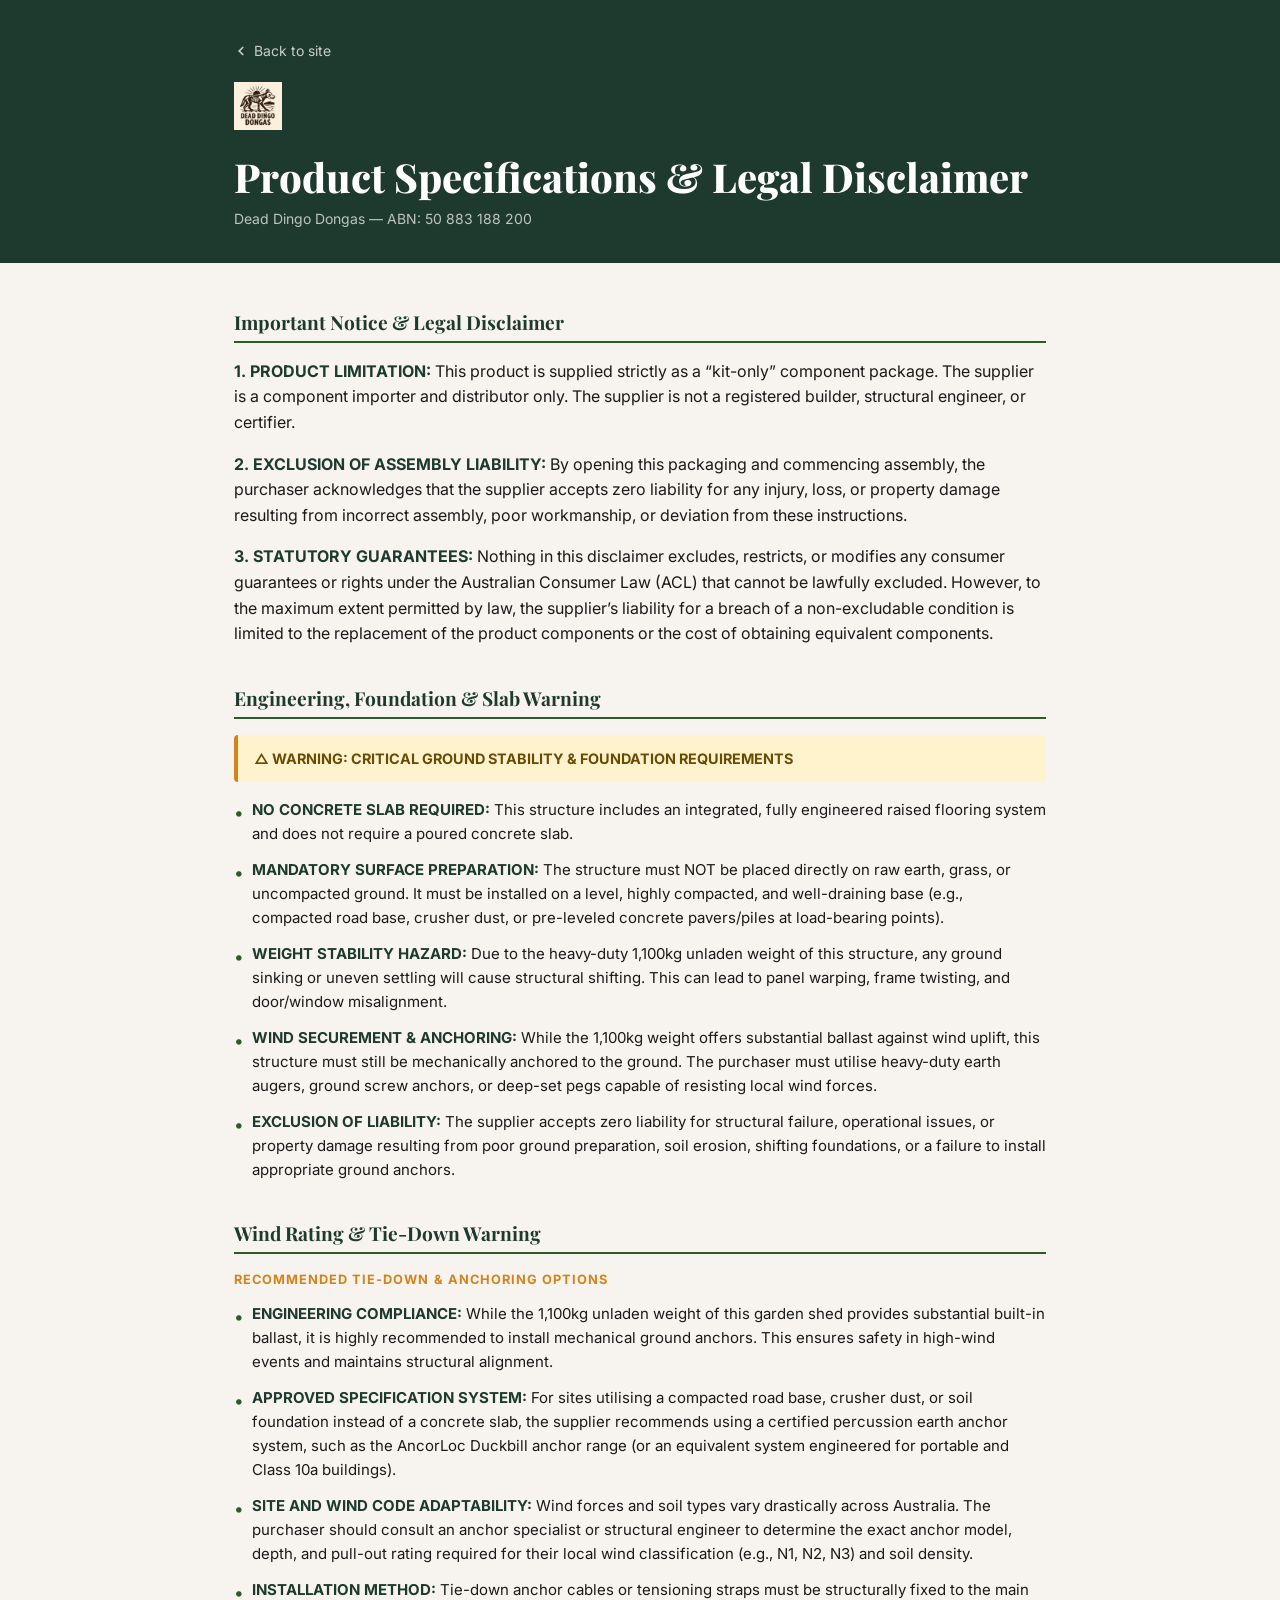
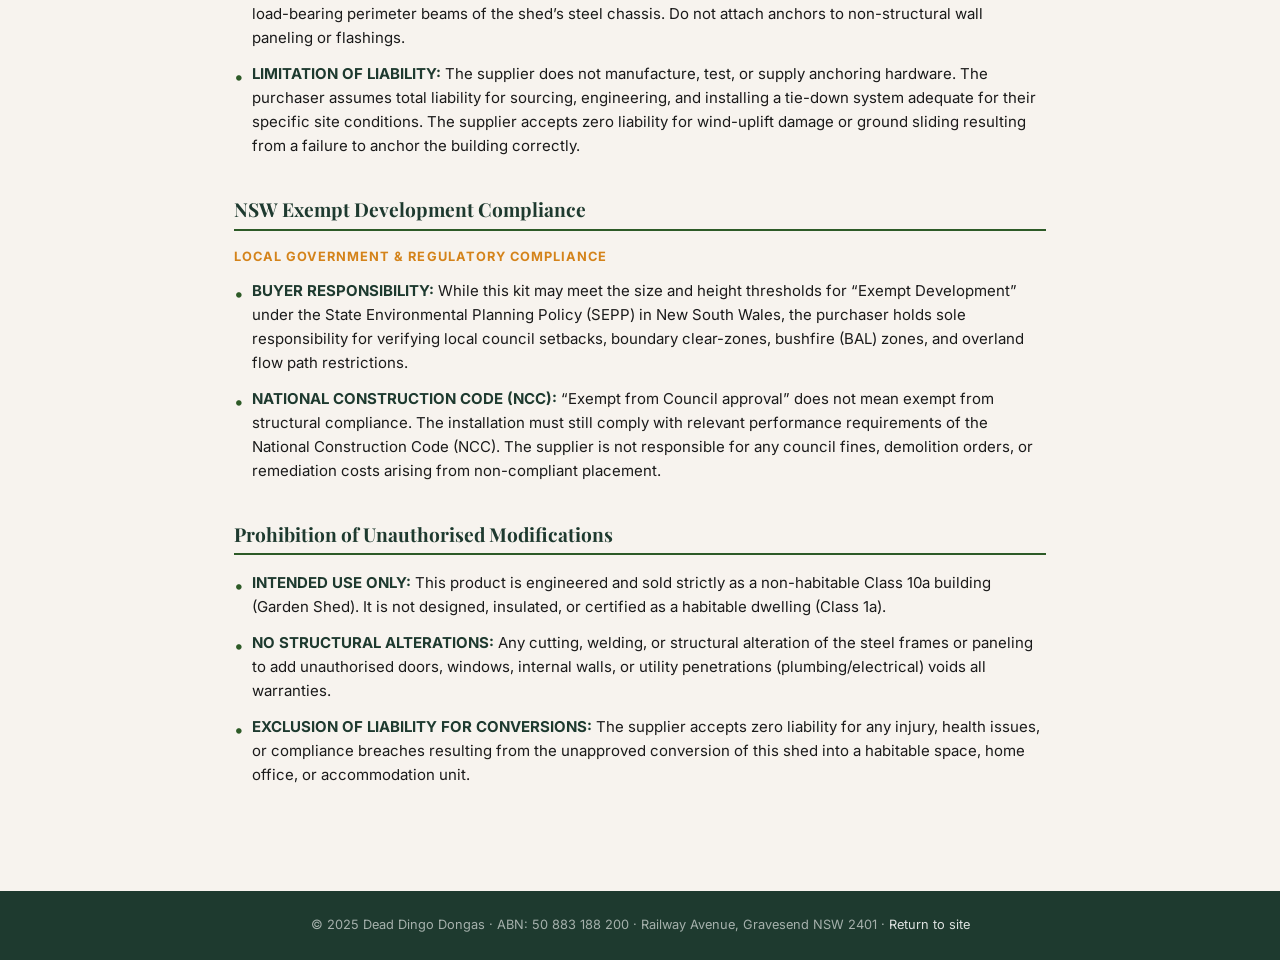
<file: legal-disclaimer.html>
<!DOCTYPE html>
<html lang="en-AU">
<head>
  <meta charset="UTF-8" />
  <meta name="viewport" content="width=device-width, initial-scale=1.0" />
  <title>Legal Disclaimer | Dead Dingo Dongas</title>
  <link rel="preconnect" href="https://fonts.googleapis.com" />
  <link rel="preconnect" href="https://fonts.gstatic.com" crossorigin />
  <link href="https://fonts.googleapis.com/css2?family=Inter:wght@400;500;600;700&family=Playfair+Display:wght@700;800&display=swap" rel="stylesheet" />
  <link rel="stylesheet" href="css/styles.css" />
  <style>
    .policy-page { background: var(--cream); min-height: 100vh; }
    .policy-header { background: var(--green-dark); padding: 2.5rem 0 2rem; }
    .policy-header__inner { max-width: 860px; margin: 0 auto; padding: 0 1.5rem; }
    .policy-header__back { display: inline-flex; align-items: center; gap: 0.4rem; color: rgba(255,255,255,0.75); font-size: 0.875rem; text-decoration: none; margin-bottom: 1.25rem; transition: color 0.2s; }
    .policy-header__back:hover { color: #fff; }
    .policy-header__logo { display: block; margin-bottom: 1.5rem; }
    .policy-header__logo img { height: 48px; width: auto; object-fit: contain; }
    .policy-header h1 { font-family: 'Playfair Display', serif; font-size: clamp(1.75rem, 4vw, 2.5rem); font-weight: 800; color: #fff; line-height: 1.15; margin: 0; }
    .policy-header__sub { color: rgba(255,255,255,0.7); font-size: 0.875rem; margin-top: 0.5rem; }
    .policy-body { max-width: 860px; margin: 0 auto; padding: 3rem 1.5rem 4rem; }
    .policy-section { margin-bottom: 2.5rem; }
    .policy-section__title { font-family: 'Playfair Display', serif; font-size: 1.2rem; font-weight: 700; color: var(--green-dark); border-bottom: 2px solid var(--green-mid); padding-bottom: 0.5rem; margin-bottom: 1rem; }
    .policy-section__subtitle { font-size: 0.8rem; font-weight: 700; letter-spacing: 0.08em; text-transform: uppercase; color: var(--amber); margin-bottom: 0.75rem; }
    .policy-warning { background: #fff3cd; border-left: 4px solid var(--amber); padding: 0.75rem 1rem; border-radius: 4px; font-weight: 700; font-size: 0.9rem; margin-bottom: 1rem; color: #664d03; }
    .policy-clause { margin-bottom: 1rem; }
    .policy-clause strong { color: var(--green-dark); }
    .policy-bullets { list-style: none; padding: 0; margin: 0; display: flex; flex-direction: column; gap: 0.75rem; }
    .policy-bullets li { display: grid; grid-template-columns: auto 1fr; gap: 0.5rem; font-size: 0.9375rem; line-height: 1.6; color: var(--text-dark); }
    .policy-bullets li::before { content: '•'; color: var(--green-mid); font-size: 1.1rem; margin-top: 0.05rem; }
    .policy-bullets li strong { color: var(--green-dark); }
    .policy-footer { background: var(--green-dark); padding: 1.5rem 0; text-align: center; }
    .policy-footer p { color: rgba(255,255,255,0.6); font-size: 0.8rem; margin: 0; }
    .policy-footer a { color: rgba(255,255,255,0.85); }
  </style>
</head>
<body class="policy-page">

  <header class="policy-header">
    <div class="policy-header__inner">
      <a href="index.html" class="policy-header__back">
        <svg viewBox="0 0 16 16" fill="none" stroke="currentColor" stroke-width="2" stroke-linecap="round" width="14" height="14" aria-hidden="true"><path d="M10 4L6 8l4 4"/></svg>
        Back to site
      </a>
      <a href="index.html" class="policy-header__logo">
        <img src="assets/businessLogo/IMG_8025.jpeg" alt="Dead Dingo Dongas" />
      </a>
      <h1>Product Specifications &amp; Legal Disclaimer</h1>
      <p class="policy-header__sub">Dead Dingo Dongas &mdash; ABN: 50 883 188 200</p>
    </div>
  </header>

  <main class="policy-body">

    <!-- ===== 1. IMPORTANT NOTICE ===== -->
    <div class="policy-section">
      <h2 class="policy-section__title">Important Notice &amp; Legal Disclaimer</h2>

      <div class="policy-clause">
        <p><strong>1. PRODUCT LIMITATION:</strong> This product is supplied strictly as a &ldquo;kit-only&rdquo; component package. The supplier is a component importer and distributor only. The supplier is not a registered builder, structural engineer, or certifier.</p>
      </div>

      <div class="policy-clause">
        <p><strong>2. EXCLUSION OF ASSEMBLY LIABILITY:</strong> By opening this packaging and commencing assembly, the purchaser acknowledges that the supplier accepts zero liability for any injury, loss, or property damage resulting from incorrect assembly, poor workmanship, or deviation from these instructions.</p>
      </div>

      <div class="policy-clause">
        <p><strong>3. STATUTORY GUARANTEES:</strong> Nothing in this disclaimer excludes, restricts, or modifies any consumer guarantees or rights under the Australian Consumer Law (ACL) that cannot be lawfully excluded. However, to the maximum extent permitted by law, the supplier&rsquo;s liability for a breach of a non-excludable condition is limited to the replacement of the product components or the cost of obtaining equivalent components.</p>
      </div>
    </div>

    <!-- ===== 2. FOUNDATION WARNING ===== -->
    <div class="policy-section">
      <h2 class="policy-section__title">Engineering, Foundation &amp; Slab Warning</h2>
      <p class="policy-warning">&#9651; WARNING: CRITICAL GROUND STABILITY &amp; FOUNDATION REQUIREMENTS</p>
      <ul class="policy-bullets">
        <li><span><strong>NO CONCRETE SLAB REQUIRED:</strong> This structure includes an integrated, fully engineered raised flooring system and does not require a poured concrete slab.</span></li>
        <li><span><strong>MANDATORY SURFACE PREPARATION:</strong> The structure must NOT be placed directly on raw earth, grass, or uncompacted ground. It must be installed on a level, highly compacted, and well-draining base (e.g., compacted road base, crusher dust, or pre-leveled concrete pavers/piles at load-bearing points).</span></li>
        <li><span><strong>WEIGHT STABILITY HAZARD:</strong> Due to the heavy-duty 1,100kg unladen weight of this structure, any ground sinking or uneven settling will cause structural shifting. This can lead to panel warping, frame twisting, and door/window misalignment.</span></li>
        <li><span><strong>WIND SECUREMENT &amp; ANCHORING:</strong> While the 1,100kg weight offers substantial ballast against wind uplift, this structure must still be mechanically anchored to the ground. The purchaser must utilise heavy-duty earth augers, ground screw anchors, or deep-set pegs capable of resisting local wind forces.</span></li>
        <li><span><strong>EXCLUSION OF LIABILITY:</strong> The supplier accepts zero liability for structural failure, operational issues, or property damage resulting from poor ground preparation, soil erosion, shifting foundations, or a failure to install appropriate ground anchors.</span></li>
      </ul>
    </div>

    <!-- ===== 3. WIND RATING ===== -->
    <div class="policy-section">
      <h2 class="policy-section__title">Wind Rating &amp; Tie-Down Warning</h2>
      <p class="policy-section__subtitle">Recommended Tie-Down &amp; Anchoring Options</p>
      <ul class="policy-bullets">
        <li><span><strong>ENGINEERING COMPLIANCE:</strong> While the 1,100kg unladen weight of this garden shed provides substantial built-in ballast, it is highly recommended to install mechanical ground anchors. This ensures safety in high-wind events and maintains structural alignment.</span></li>
        <li><span><strong>APPROVED SPECIFICATION SYSTEM:</strong> For sites utilising a compacted road base, crusher dust, or soil foundation instead of a concrete slab, the supplier recommends using a certified percussion earth anchor system, such as the AncorLoc Duckbill anchor range (or an equivalent system engineered for portable and Class 10a buildings).</span></li>
        <li><span><strong>SITE AND WIND CODE ADAPTABILITY:</strong> Wind forces and soil types vary drastically across Australia. The purchaser should consult an anchor specialist or structural engineer to determine the exact anchor model, depth, and pull-out rating required for their local wind classification (e.g., N1, N2, N3) and soil density.</span></li>
        <li><span><strong>INSTALLATION METHOD:</strong> Tie-down anchor cables or tensioning straps must be structurally fixed to the main load-bearing perimeter beams of the shed&rsquo;s steel chassis. Do not attach anchors to non-structural wall paneling or flashings.</span></li>
        <li><span><strong>LIMITATION OF LIABILITY:</strong> The supplier does not manufacture, test, or supply anchoring hardware. The purchaser assumes total liability for sourcing, engineering, and installing a tie-down system adequate for their specific site conditions. The supplier accepts zero liability for wind-uplift damage or ground sliding resulting from a failure to anchor the building correctly.</span></li>
      </ul>
    </div>

    <!-- ===== 4. NSW COMPLIANCE ===== -->
    <div class="policy-section">
      <h2 class="policy-section__title">NSW Exempt Development Compliance</h2>
      <p class="policy-section__subtitle">Local Government &amp; Regulatory Compliance</p>
      <ul class="policy-bullets">
        <li><span><strong>BUYER RESPONSIBILITY:</strong> While this kit may meet the size and height thresholds for &ldquo;Exempt Development&rdquo; under the State Environmental Planning Policy (SEPP) in New South Wales, the purchaser holds sole responsibility for verifying local council setbacks, boundary clear-zones, bushfire (BAL) zones, and overland flow path restrictions.</span></li>
        <li><span><strong>NATIONAL CONSTRUCTION CODE (NCC):</strong> &ldquo;Exempt from Council approval&rdquo; does not mean exempt from structural compliance. The installation must still comply with relevant performance requirements of the National Construction Code (NCC). The supplier is not responsible for any council fines, demolition orders, or remediation costs arising from non-compliant placement.</span></li>
      </ul>
    </div>

    <!-- ===== 5. MODIFICATIONS ===== -->
    <div class="policy-section">
      <h2 class="policy-section__title">Prohibition of Unauthorised Modifications</h2>
      <ul class="policy-bullets">
        <li><span><strong>INTENDED USE ONLY:</strong> This product is engineered and sold strictly as a non-habitable Class 10a building (Garden Shed). It is not designed, insulated, or certified as a habitable dwelling (Class 1a).</span></li>
        <li><span><strong>NO STRUCTURAL ALTERATIONS:</strong> Any cutting, welding, or structural alteration of the steel frames or paneling to add unauthorised doors, windows, internal walls, or utility penetrations (plumbing/electrical) voids all warranties.</span></li>
        <li><span><strong>EXCLUSION OF LIABILITY FOR CONVERSIONS:</strong> The supplier accepts zero liability for any injury, health issues, or compliance breaches resulting from the unapproved conversion of this shed into a habitable space, home office, or accommodation unit.</span></li>
      </ul>
    </div>

  </main>

  <footer class="policy-footer">
    <p>&copy; 2025 Dead Dingo Dongas &middot; ABN: 50 883 188 200 &middot; Railway Avenue, Gravesend NSW 2401 &middot; <a href="index.html">Return to site</a></p>
  </footer>

</body>
</html>
</file>
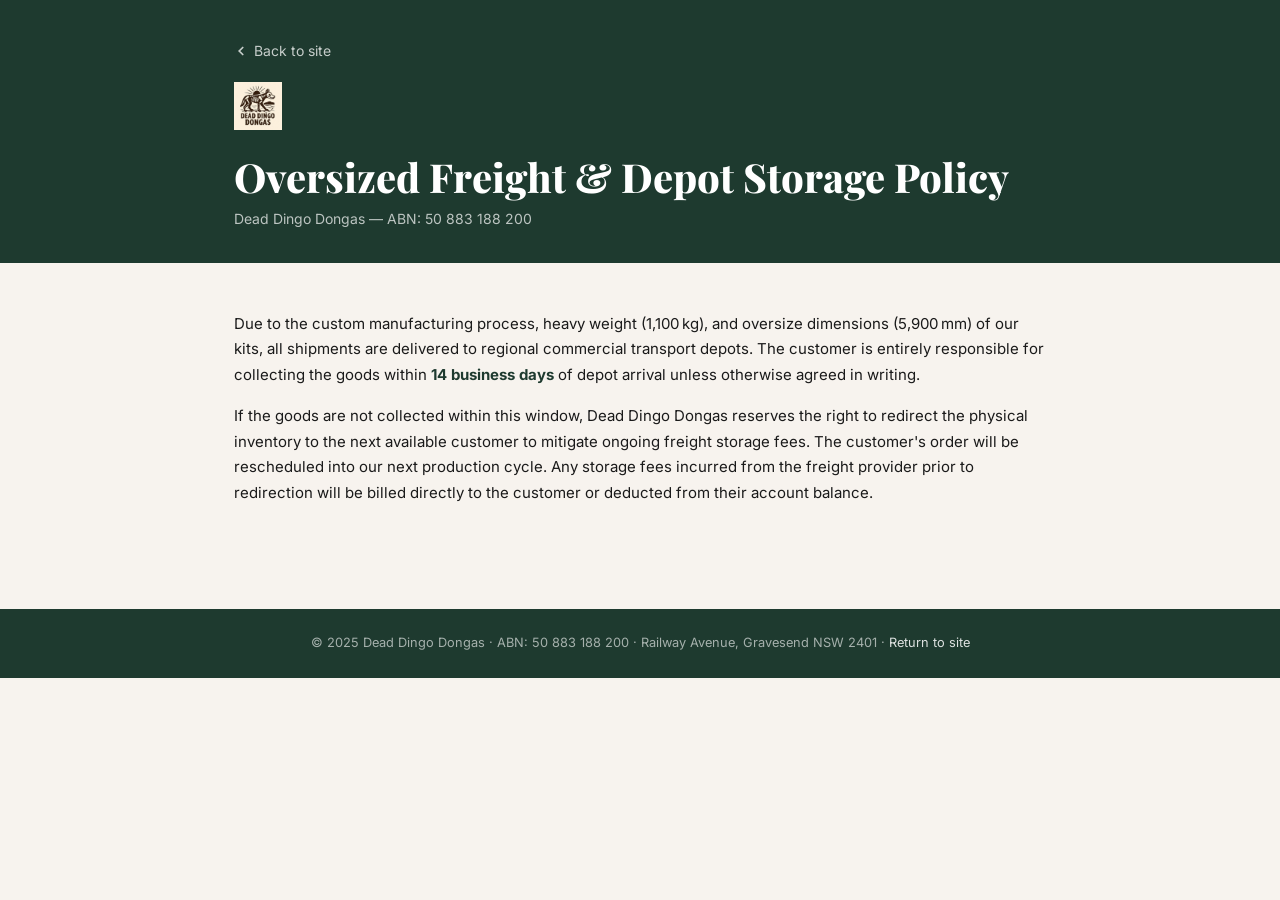
<file: oversized-freight-policy.html>
<!DOCTYPE html>
<html lang="en-AU">
<head>
  <meta charset="UTF-8" />
  <meta name="viewport" content="width=device-width, initial-scale=1.0" />
  <title>Oversized Freight &amp; Depot Storage Policy | Dead Dingo Dongas</title>
  <link rel="preconnect" href="https://fonts.googleapis.com" />
  <link rel="preconnect" href="https://fonts.gstatic.com" crossorigin />
  <link href="https://fonts.googleapis.com/css2?family=Inter:wght@400;500;600;700&family=Playfair+Display:wght@700;800&display=swap" rel="stylesheet" />
  <link rel="stylesheet" href="css/styles.css" />
  <style>
    .policy-page { background: var(--cream); min-height: 100vh; }
    .policy-header { background: var(--green-dark); padding: 2.5rem 0 2rem; }
    .policy-header__inner { max-width: 860px; margin: 0 auto; padding: 0 1.5rem; }
    .policy-header__back { display: inline-flex; align-items: center; gap: 0.4rem; color: rgba(255,255,255,0.75); font-size: 0.875rem; text-decoration: none; margin-bottom: 1.25rem; transition: color 0.2s; }
    .policy-header__back:hover { color: #fff; }
    .policy-header__logo { display: block; margin-bottom: 1.5rem; }
    .policy-header__logo img { height: 48px; width: auto; object-fit: contain; }
    .policy-header h1 { font-family: 'Playfair Display', serif; font-size: clamp(1.75rem, 4vw, 2.5rem); font-weight: 800; color: #fff; line-height: 1.15; margin: 0; }
    .policy-header__sub { color: rgba(255,255,255,0.7); font-size: 0.875rem; margin-top: 0.5rem; }
    .policy-body { max-width: 860px; margin: 0 auto; padding: 3rem 1.5rem 4rem; }
    .policy-section { margin-bottom: 2.5rem; }
    .policy-clause { margin-bottom: 1rem; line-height: 1.7; font-size: 0.9375rem; color: var(--text-dark); }
    .policy-clause p { margin: 0 0 1rem; }
    .policy-clause p:last-child { margin-bottom: 0; }
    .policy-clause strong { color: var(--green-dark); }
    .policy-footer { background: var(--green-dark); padding: 1.5rem 0; text-align: center; }
    .policy-footer p { color: rgba(255,255,255,0.6); font-size: 0.8rem; margin: 0; }
    .policy-footer a { color: rgba(255,255,255,0.85); }
  </style>
</head>
<body class="policy-page">

  <header class="policy-header">
    <div class="policy-header__inner">
      <a href="index.html" class="policy-header__back">
        <svg viewBox="0 0 16 16" fill="none" stroke="currentColor" stroke-width="2" stroke-linecap="round" width="14" height="14" aria-hidden="true"><path d="M10 4L6 8l4 4"/></svg>
        Back to site
      </a>
      <a href="index.html" class="policy-header__logo">
        <img src="assets/businessLogo/IMG_8025.jpeg" alt="Dead Dingo Dongas" />
      </a>
      <h1>Oversized Freight &amp; Depot Storage Policy</h1>
      <p class="policy-header__sub">Dead Dingo Dongas &mdash; ABN: 50 883 188 200</p>
    </div>
  </header>

  <main class="policy-body">

    <div class="policy-section">
      <div class="policy-clause">
        <p>Due to the custom manufacturing process, heavy weight (1,100&thinsp;kg), and oversize dimensions (5,900&thinsp;mm) of our kits, all shipments are delivered to regional commercial transport depots. The customer is entirely responsible for collecting the goods within <strong>14 business days</strong> of depot arrival unless otherwise agreed in writing.</p>
        <p>If the goods are not collected within this window, Dead Dingo Dongas reserves the right to redirect the physical inventory to the next available customer to mitigate ongoing freight storage fees. The customer's order will be rescheduled into our next production cycle. Any storage fees incurred from the freight provider prior to redirection will be billed directly to the customer or deducted from their account balance.</p>
      </div>
    </div>

  </main>

  <footer class="policy-footer">
    <p>&copy; 2025 Dead Dingo Dongas &middot; ABN: 50 883 188 200 &middot; Railway Avenue, Gravesend NSW 2401 &middot; <a href="index.html">Return to site</a></p>
  </footer>

</body>
</html>
</file>
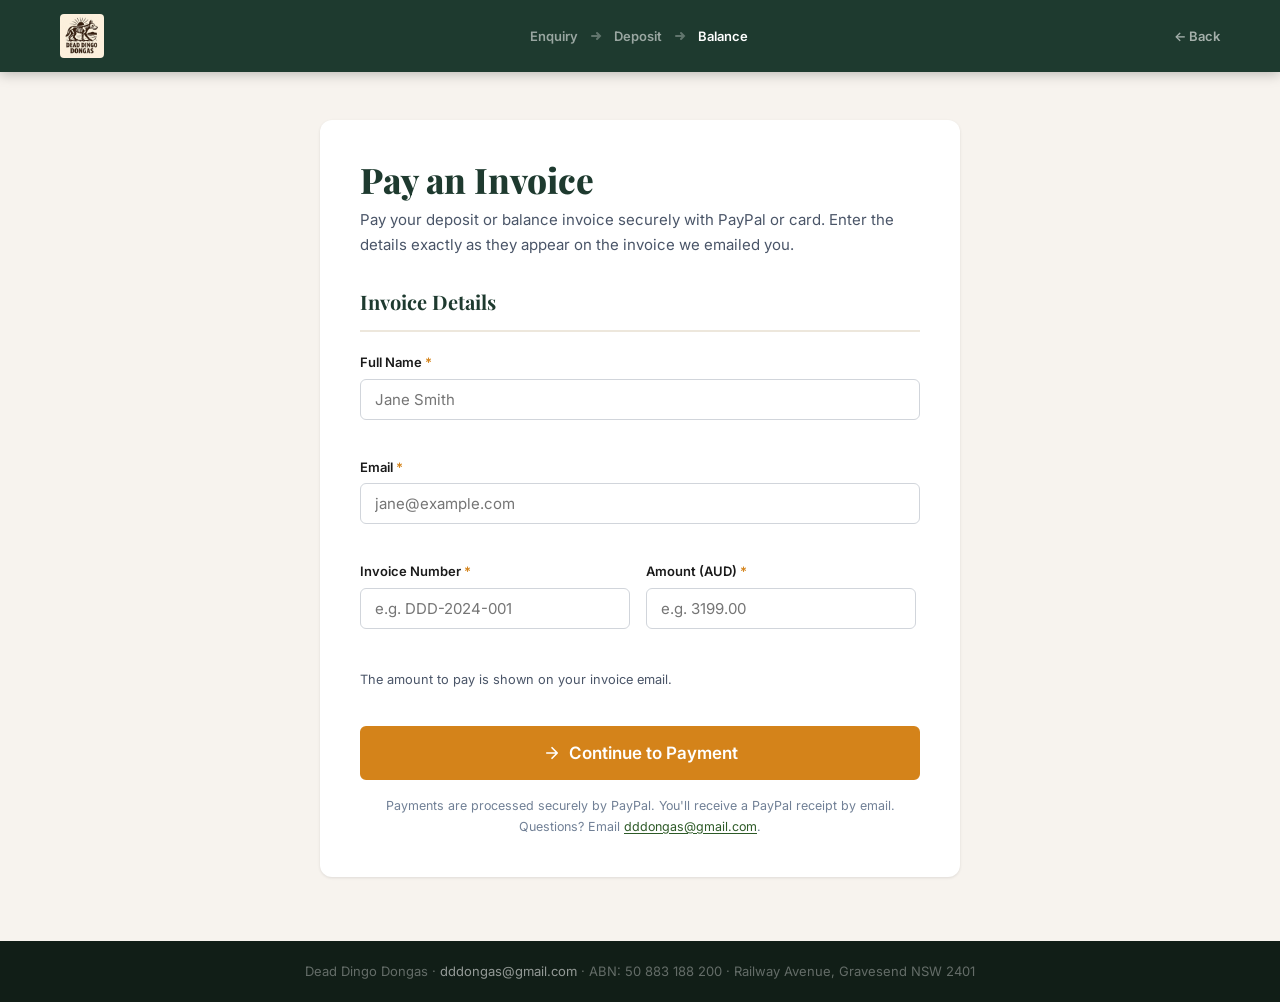
<file: pay-invoice.html>
<!DOCTYPE html>
<html lang="en-AU">
<head>
  <meta charset="UTF-8" />
  <meta name="viewport" content="width=device-width, initial-scale=1.0" />
  <title>Pay an Invoice | Dead Dingo Dongas</title>
  <link rel="preconnect" href="https://fonts.googleapis.com" />
  <link rel="preconnect" href="https://fonts.gstatic.com" crossorigin />
  <link href="https://fonts.googleapis.com/css2?family=Inter:wght@400;500;600;700&family=Playfair+Display:wght@700;800&display=swap" rel="stylesheet" />
  <link rel="stylesheet" href="css/styles.css" />
  <link rel="stylesheet" href="css/checkout.css" />
</head>
<body class="checkout-page">

  <!-- Minimal nav -->
  <header class="checkout-header">
    <div class="container checkout-header__inner">
      <a href="index.html" class="checkout-header__logo">
        <img src="assets/businessLogo/IMG_8025.jpeg" alt="Dead Dingo Dongas" class="checkout-header__logo-img" />
      </a>
      <div class="checkout-header__steps">
        <span class="checkout-step checkout-step--done">Enquiry</span>
        <svg viewBox="0 0 16 16" fill="none" stroke="currentColor" stroke-width="2" stroke-linecap="round" aria-hidden="true"><path d="M4 8h8M9 5l3 3-3 3"/></svg>
        <span class="checkout-step checkout-step--done">Deposit</span>
        <svg viewBox="0 0 16 16" fill="none" stroke="currentColor" stroke-width="2" stroke-linecap="round" aria-hidden="true"><path d="M4 8h8M9 5l3 3-3 3"/></svg>
        <span class="checkout-step checkout-step--active">Balance</span>
      </div>
      <a href="index.html" class="checkout-header__back">← Back</a>
    </div>
  </header>

  <main class="checkout-main">
    <div class="container">
      <div class="checkout-form-wrap checkout-form-wrap--narrow">

        <h1 class="pay-invoice__title">Pay an Invoice</h1>
        <p class="pay-invoice__sub">Pay your deposit or balance invoice securely with PayPal or card. Enter the details exactly as they appear on the invoice we emailed you.</p>

        <form id="invoice-form" novalidate>

          <fieldset class="co-fieldset">
            <legend class="co-fieldset__legend">Invoice Details</legend>

            <div class="co-field">
              <label class="co-label" for="fullName">Full Name <span aria-hidden="true">*</span></label>
              <input class="co-input" type="text" id="fullName" name="fullName"
                     autocomplete="name" required placeholder="Jane Smith" />
              <span class="co-field-error" id="err-fullName" aria-live="polite"></span>
            </div>

            <div class="co-field">
              <label class="co-label" for="email">Email <span aria-hidden="true">*</span></label>
              <input class="co-input" type="email" id="email" name="email"
                     autocomplete="email" required placeholder="jane@example.com" />
              <span class="co-field-error" id="err-email" aria-live="polite"></span>
            </div>

            <div class="co-row">
              <div class="co-field">
                <label class="co-label" for="invoiceNumber">Invoice Number <span aria-hidden="true">*</span></label>
                <input class="co-input" type="text" id="invoiceNumber" name="invoiceNumber"
                       required placeholder="e.g. DDD-2024-001" />
                <span class="co-field-error" id="err-invoiceNumber" aria-live="polite"></span>
              </div>
              <div class="co-field">
                <label class="co-label" for="amount">Amount (AUD) <span aria-hidden="true">*</span></label>
                <input class="co-input" type="number" id="amount" name="amount"
                       required min="1" step="0.01" inputmode="decimal" placeholder="e.g. 3199.00" />
                <span class="co-field-error" id="err-amount" aria-live="polite"></span>
              </div>
            </div>
            <p class="co-field-hint">The amount to pay is shown on your invoice email.</p>
          </fieldset>

          <p class="co-form-error" id="form-error" aria-live="assertive"></p>

          <button type="submit" class="btn btn--amber btn--lg btn--block co-submit-btn" id="pi-submit-btn">
            <svg viewBox="0 0 24 24" fill="none" stroke="currentColor" stroke-width="2.2" stroke-linecap="round" stroke-linejoin="round" aria-hidden="true" style="width:18px;height:18px;flex-shrink:0">
              <path d="M5 12h14M12 5l7 7-7 7"/>
            </svg>
            <span id="pi-submit-label">Continue to Payment</span>
          </button>

          <div class="co-paypal-section" id="pi-paypal-section" hidden>
            <p class="co-paypal-note" id="pi-paypal-note">Complete your payment below.</p>
            <div id="paypal-button-container"></div>
          </div>

          <p class="co-disclaimer">
            Payments are processed securely by PayPal. You'll receive a PayPal receipt by email.
            Questions? Email <a href="mailto:dddongas@gmail.com">dddongas@gmail.com</a>.
          </p>
        </form>

        <!-- ===== SUCCESS ===== -->
        <div class="checkout-success" id="invoice-success" hidden>
          <div class="checkout-success__icon" aria-hidden="true">
            <svg viewBox="0 0 52 52" fill="none">
              <circle cx="26" cy="26" r="25" stroke="currentColor" stroke-width="2"/>
              <path d="M14 26l8 8 16-16" stroke="currentColor" stroke-width="3" stroke-linecap="round" stroke-linejoin="round"/>
            </svg>
          </div>
          <h2 class="checkout-success__heading">Payment Received — Thank You!</h2>
          <p class="checkout-success__body">
            Your invoice payment has been received. We'll email you a receipt and your next steps within 1 business day.
          </p>
          <p class="checkout-success__payment" id="invoice-payment-detail"></p>
          <div class="checkout-success__actions">
            <a href="index.html" class="btn btn--ghost">← Back to Home</a>
            <a href="mailto:dddongas@gmail.com" class="btn btn--amber">Email Us</a>
          </div>
        </div>

      </div>
    </div>
  </main>

  <footer class="checkout-footer">
    <div class="container">
      <p>Dead Dingo Dongas &middot; <a href="mailto:dddongas@gmail.com">dddongas@gmail.com</a> &middot; ABN: 50 883 188 200 &middot; Railway Avenue, Gravesend NSW 2401</p>
    </div>
  </footer>

  <script src="js/shop.js"></script>
  <script src="js/pay-invoice.js"></script>
</body>
</html>
</file>
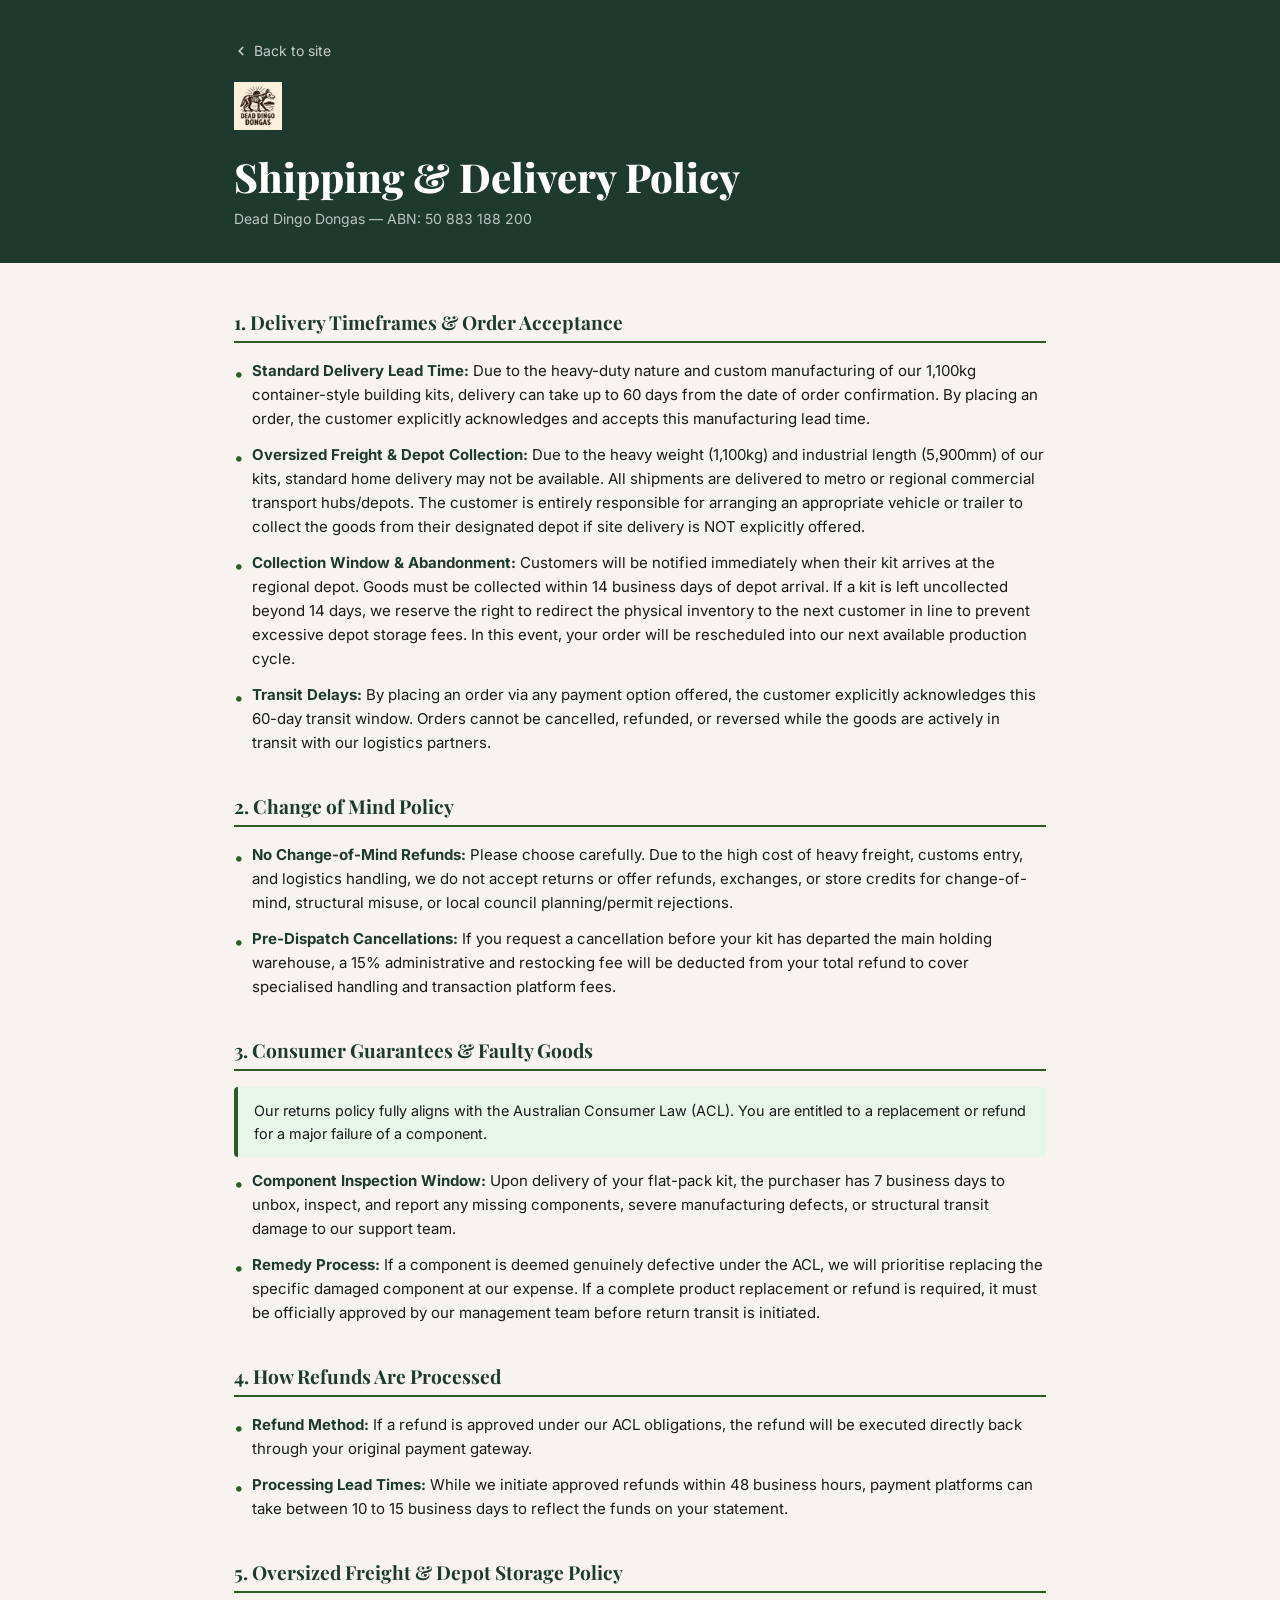
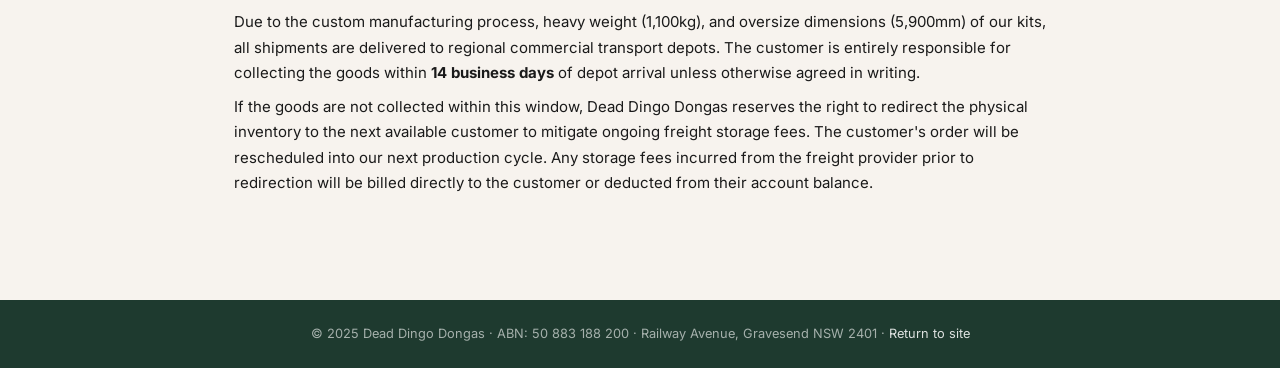
<file: shipping-returns.html>
<!DOCTYPE html>
<html lang="en-AU">
<head>
  <meta charset="UTF-8" />
  <meta name="viewport" content="width=device-width, initial-scale=1.0" />
  <title>Shipping and Delivery Policy | Dead Dingo Dongas</title>
  <link rel="preconnect" href="https://fonts.googleapis.com" />
  <link rel="preconnect" href="https://fonts.gstatic.com" crossorigin />
  <link href="https://fonts.googleapis.com/css2?family=Inter:wght@400;500;600;700&family=Playfair+Display:wght@700;800&display=swap" rel="stylesheet" />
  <link rel="stylesheet" href="css/styles.css" />
  <style>
    .policy-page { background: var(--cream); min-height: 100vh; }
    .policy-header { background: var(--green-dark); padding: 2.5rem 0 2rem; }
    .policy-header__inner { max-width: 860px; margin: 0 auto; padding: 0 1.5rem; }
    .policy-header__back { display: inline-flex; align-items: center; gap: 0.4rem; color: rgba(255,255,255,0.75); font-size: 0.875rem; text-decoration: none; margin-bottom: 1.25rem; transition: color 0.2s; }
    .policy-header__back:hover { color: #fff; }
    .policy-header__logo { display: block; margin-bottom: 1.5rem; }
    .policy-header__logo img { height: 48px; width: auto; object-fit: contain; }
    .policy-header h1 { font-family: 'Playfair Display', serif; font-size: clamp(1.75rem, 4vw, 2.5rem); font-weight: 800; color: #fff; line-height: 1.15; margin: 0; }
    .policy-header__sub { color: rgba(255,255,255,0.7); font-size: 0.875rem; margin-top: 0.5rem; }
    .policy-body { max-width: 860px; margin: 0 auto; padding: 3rem 1.5rem 4rem; }
    .policy-section { margin-bottom: 2.5rem; }
    .policy-section__title { font-family: 'Playfair Display', serif; font-size: 1.2rem; font-weight: 700; color: var(--green-dark); border-bottom: 2px solid var(--green-mid); padding-bottom: 0.5rem; margin-bottom: 1rem; }
    .policy-clause { margin-bottom: 1rem; line-height: 1.7; font-size: 0.9375rem; color: var(--text-dark); }
    .policy-clause p { margin: 0 0 0.5rem; }
    .policy-bullets { list-style: none; padding: 0; margin: 0.5rem 0 0; display: flex; flex-direction: column; gap: 0.75rem; }
    .policy-bullets li { display: grid; grid-template-columns: auto 1fr; gap: 0.5rem; font-size: 0.9375rem; line-height: 1.6; color: var(--text-dark); }
    .policy-bullets li::before { content: '•'; color: var(--green-mid); font-size: 1.1rem; margin-top: 0.05rem; }
    .policy-bullets li strong { color: var(--green-dark); }
    .policy-acl-note { background: #e8f5e9; border-left: 4px solid var(--green-mid); padding: 0.75rem 1rem; border-radius: 4px; font-size: 0.9rem; line-height: 1.6; color: var(--text-dark); margin-bottom: 0.75rem; }
    .policy-footer { background: var(--green-dark); padding: 1.5rem 0; text-align: center; }
    .policy-footer p { color: rgba(255,255,255,0.6); font-size: 0.8rem; margin: 0; }
    .policy-footer a { color: rgba(255,255,255,0.85); }
  </style>
</head>
<body class="policy-page">

  <header class="policy-header">
    <div class="policy-header__inner">
      <a href="index.html" class="policy-header__back">
        <svg viewBox="0 0 16 16" fill="none" stroke="currentColor" stroke-width="2" stroke-linecap="round" width="14" height="14" aria-hidden="true"><path d="M10 4L6 8l4 4"/></svg>
        Back to site
      </a>
      <a href="index.html" class="policy-header__logo">
        <img src="assets/businessLogo/IMG_8025.jpeg" alt="Dead Dingo Dongas" />
      </a>
      <h1>Shipping &amp; Delivery Policy</h1>
      <p class="policy-header__sub">Dead Dingo Dongas &mdash; ABN: 50 883 188 200</p>
    </div>
  </header>

  <main class="policy-body">

    <!-- ===== 1. DELIVERY ===== -->
    <div class="policy-section">
      <h2 class="policy-section__title">1. Delivery Timeframes &amp; Order Acceptance</h2>
      <ul class="policy-bullets">
        <li><span><strong>Standard Delivery Lead Time:</strong> Due to the heavy-duty nature and custom manufacturing of our 1,100kg container-style building kits, delivery can take up to 60 days from the date of order confirmation. By placing an order, the customer explicitly acknowledges and accepts this manufacturing lead time.</span></li>
        <li><span><strong>Oversized Freight &amp; Depot Collection:</strong> Due to the heavy weight (1,100kg) and industrial length (5,900mm) of our kits, standard home delivery may not be available. All shipments are delivered to metro or regional commercial transport hubs/depots. The customer is entirely responsible for arranging an appropriate vehicle or trailer to collect the goods from their designated depot if site delivery is NOT explicitly offered.</span></li>
        <li><span><strong>Collection Window &amp; Abandonment:</strong> Customers will be notified immediately when their kit arrives at the regional depot. Goods must be collected within 14 business days of depot arrival. If a kit is left uncollected beyond 14 days, we reserve the right to redirect the physical inventory to the next customer in line to prevent excessive depot storage fees. In this event, your order will be rescheduled into our next available production cycle.</span></li>
        <li><span><strong>Transit Delays:</strong> By placing an order via any payment option offered, the customer explicitly acknowledges this 60-day transit window. Orders cannot be cancelled, refunded, or reversed while the goods are actively in transit with our logistics partners.</span></li>
      </ul>
    </div>

    <!-- ===== 2. CHANGE OF MIND ===== -->
    <div class="policy-section">
      <h2 class="policy-section__title">2. Change of Mind Policy</h2>
      <ul class="policy-bullets">
        <li><span><strong>No Change-of-Mind Refunds:</strong> Please choose carefully. Due to the high cost of heavy freight, customs entry, and logistics handling, we do not accept returns or offer refunds, exchanges, or store credits for change-of-mind, structural misuse, or local council planning/permit rejections.</span></li>
        <li><span><strong>Pre-Dispatch Cancellations:</strong> If you request a cancellation before your kit has departed the main holding warehouse, a 15% administrative and restocking fee will be deducted from your total refund to cover specialised handling and transaction platform fees.</span></li>
      </ul>
    </div>

    <!-- ===== 3. CONSUMER GUARANTEES ===== -->
    <div class="policy-section">
      <h2 class="policy-section__title">3. Consumer Guarantees &amp; Faulty Goods</h2>
      <p class="policy-acl-note">Our returns policy fully aligns with the Australian Consumer Law (ACL). You are entitled to a replacement or refund for a major failure of a component.</p>
      <ul class="policy-bullets">
        <li><span><strong>Component Inspection Window:</strong> Upon delivery of your flat-pack kit, the purchaser has 7 business days to unbox, inspect, and report any missing components, severe manufacturing defects, or structural transit damage to our support team.</span></li>
        <li><span><strong>Remedy Process:</strong> If a component is deemed genuinely defective under the ACL, we will prioritise replacing the specific damaged component at our expense. If a complete product replacement or refund is required, it must be officially approved by our management team before return transit is initiated.</span></li>
      </ul>
    </div>

    <!-- ===== 4. REFUNDS ===== -->
    <div class="policy-section">
      <h2 class="policy-section__title">4. How Refunds Are Processed</h2>
      <ul class="policy-bullets">
        <li><span><strong>Refund Method:</strong> If a refund is approved under our ACL obligations, the refund will be executed directly back through your original payment gateway.</span></li>
        <li><span><strong>Processing Lead Times:</strong> While we initiate approved refunds within 48 business hours, payment platforms can take between 10 to 15 business days to reflect the funds on your statement.</span></li>
      </ul>
    </div>

    <!-- ===== 5. OVERSIZED FREIGHT ===== -->
    <div class="policy-section">
      <h2 class="policy-section__title">5. Oversized Freight &amp; Depot Storage Policy</h2>
      <div class="policy-clause">
        <p>Due to the custom manufacturing process, heavy weight (1,100kg), and oversize dimensions (5,900mm) of our kits, all shipments are delivered to regional commercial transport depots. The customer is entirely responsible for collecting the goods within <strong>14 business days</strong> of depot arrival unless otherwise agreed in writing.</p>
        <p>If the goods are not collected within this window, Dead Dingo Dongas reserves the right to redirect the physical inventory to the next available customer to mitigate ongoing freight storage fees. The customer's order will be rescheduled into our next production cycle. Any storage fees incurred from the freight provider prior to redirection will be billed directly to the customer or deducted from their account balance.</p>
      </div>
    </div>

  </main>

  <footer class="policy-footer">
    <p>&copy; 2025 Dead Dingo Dongas &middot; ABN: 50 883 188 200 &middot; Railway Avenue, Gravesend NSW 2401 &middot; <a href="index.html">Return to site</a></p>
  </footer>

</body>
</html>
</file>
<file: css/styles.css>
/* ============================================================
   DESIGN TOKENS
   ============================================================ */
:root {
  --green-dark:  #1E3A2F;
  --green-mid:   #2D5A27;
  --green-light: #3D7A35;
  --amber:       #D4831A;
  --amber-dark:  #B86A10;
  --cream:       #F7F3EE;
  --cream-dark:  #EDE7DC;
  --text-dark:   #1A1A1A;
  --text-mid:    #4A5568;
  --text-light:  #718096;
  --white:       #FFFFFF;
  --nav-height:  76px;
  --radius:      6px;
  --radius-lg:   12px;
  --shadow-sm:   0 1px 3px rgba(0,0,0,0.10);
  --shadow-md:   0 4px 16px rgba(0,0,0,0.12);
  --shadow-lg:   0 8px 32px rgba(0,0,0,0.15);
  --transition:  0.25s ease;
}

/* ============================================================
   RESET & BASE
   ============================================================ */
*, *::before, *::after { box-sizing: border-box; margin: 0; padding: 0; }

html {
  font-size: 16px;
  scroll-behavior: smooth;
  -webkit-text-size-adjust: 100%;
}

body {
  font-family: 'Inter', system-ui, sans-serif;
  color: var(--text-dark);
  background: var(--cream);
  line-height: 1.6;
  overflow-x: hidden;
}

img {
  display: block;
  max-width: 100%;
  height: auto;
}

a {
  color: inherit;
  text-decoration: none;
}

ul[role="list"] { list-style: none; }

h1, h2, h3, h4 {
  font-family: 'Playfair Display', Georgia, serif;
  line-height: 1.15;
  color: var(--text-dark);
}

/* ============================================================
   LAYOUT HELPERS
   ============================================================ */
.container {
  width: 100%;
  max-width: 1200px;
  margin-inline: auto;
  padding-inline: 1.25rem;
}

.section {
  padding-block: 5rem;
}

.section--alt {
  background: var(--cream-dark);
}

.section__eyebrow {
  font-size: 0.78rem;
  font-weight: 600;
  letter-spacing: 0.12em;
  text-transform: uppercase;
  color: var(--green-mid);
  margin-bottom: 0.6rem;
}

.section__eyebrow--light {
  color: rgba(255,255,255,0.65);
}

.section__title {
  font-size: clamp(1.75rem, 4vw, 2.5rem);
  color: var(--text-dark);
  margin-bottom: 1rem;
}

.section__title--light {
  color: var(--white);
}

.section__sub {
  font-size: 1.0625rem;
  color: var(--text-mid);
  max-width: 640px;
  line-height: 1.7;
}

.section__sub--light {
  color: rgba(255,255,255,0.75);
}

.section__header {
  text-align: center;
  margin-bottom: 3rem;
}

.section__header .section__sub {
  margin-inline: auto;
}

/* ============================================================
   BUTTONS
   ============================================================ */
.btn {
  display: inline-flex;
  align-items: center;
  gap: 0.5rem;
  font-family: 'Inter', sans-serif;
  font-size: 0.9375rem;
  font-weight: 600;
  line-height: 1;
  padding: 0.75rem 1.5rem;
  border-radius: var(--radius);
  border: 2px solid transparent;
  cursor: pointer;
  transition: background var(--transition), color var(--transition), border-color var(--transition), transform var(--transition), box-shadow var(--transition);
  text-decoration: none;
  white-space: nowrap;
}

.btn--lg {
  font-size: 1rem;
  padding: 0.875rem 2rem;
}

.btn--amber {
  background: var(--amber);
  color: var(--white);
  border-color: var(--amber);
}
.btn--amber:hover {
  background: var(--amber-dark);
  border-color: var(--amber-dark);
  transform: translateY(-1px);
  box-shadow: 0 4px 12px rgba(212,131,26,0.35);
}

.btn--outline {
  background: transparent;
  color: var(--white);
  border-color: rgba(255,255,255,0.55);
}
.btn--outline:hover {
  background: rgba(255,255,255,0.12);
  border-color: rgba(255,255,255,0.9);
}

.btn--ghost {
  background: transparent;
  color: var(--green-dark);
  border-color: var(--green-dark);
}
.btn--ghost:hover {
  background: var(--green-dark);
  color: var(--white);
}

/* ============================================================
   SCROLL ANIMATIONS
   ============================================================ */
.animate-on-scroll {
  opacity: 0;
  transform: translateY(22px);
  transition: opacity 0.55s ease, transform 0.55s ease;
}

.animate-on-scroll.visible {
  opacity: 1;
  transform: translateY(0);
}

@media (prefers-reduced-motion: reduce) {
  .animate-on-scroll {
    opacity: 1;
    transform: none;
    transition: none;
  }
}

/* ============================================================
   NAVIGATION
   ============================================================ */
.nav {
  position: fixed;
  top: 0;
  left: 0;
  right: 0;
  z-index: 900;
  height: var(--nav-height);
  background: var(--green-dark);
  transition: box-shadow var(--transition);
}

.nav.scrolled {
  box-shadow: 0 2px 16px rgba(0,0,0,0.3);
}

.nav__inner {
  height: 100%;
  display: flex;
  align-items: center;
  gap: 1.5rem;
}

.nav__logo {
  display: flex;
  align-items: center;
  flex-shrink: 0;
}

.nav__logo-img {
  height: 48px;
  width: auto;
  object-fit: contain;
  border-radius: 4px;
}

.nav__links {
  display: flex;
  align-items: center;
  gap: 0.25rem;
  margin-left: auto;
}

.nav__link {
  display: block;
  padding: 0.45rem 0.75rem;
  font-size: 0.875rem;
  font-weight: 500;
  color: rgba(255,255,255,0.82);
  border-radius: var(--radius);
  transition: color var(--transition), background var(--transition);
}

.nav__link:hover,
.nav__link[aria-current] {
  color: var(--white);
  background: rgba(255,255,255,0.10);
}

.nav__phone {
  display: flex;
  align-items: center;
  gap: 0.45rem;
  font-size: 0.9375rem;
  font-weight: 700;
  color: var(--white);
  flex-shrink: 0;
  margin-left: 0.5rem;
}

.nav__phone svg {
  width: 16px;
  height: 16px;
  flex-shrink: 0;
}

.nav__phone:hover {
  color: var(--amber);
}

/* Hamburger */
.nav__hamburger {
  display: none;
  flex-direction: column;
  justify-content: center;
  gap: 5px;
  width: 40px;
  height: 40px;
  padding: 6px;
  background: transparent;
  border: none;
  cursor: pointer;
  flex-shrink: 0;
  margin-left: auto;
}

.nav__hamburger span {
  display: block;
  height: 2px;
  background: var(--white);
  border-radius: 2px;
  transition: transform 0.25s ease, opacity 0.25s ease;
}

.nav__hamburger[aria-expanded="true"] span:nth-child(1) { transform: translateY(7px) rotate(45deg); }
.nav__hamburger[aria-expanded="true"] span:nth-child(2) { opacity: 0; transform: scaleX(0); }
.nav__hamburger[aria-expanded="true"] span:nth-child(3) { transform: translateY(-7px) rotate(-45deg); }

/* ============================================================
   HERO
   ============================================================ */
.hero {
  position: relative;
  min-height: 100vh;
  padding-top: var(--nav-height);
  display: flex;
  flex-direction: column;
  background:
    linear-gradient(to bottom, rgba(10,25,15,0.65) 0%, rgba(10,25,15,0.45) 50%, rgba(10,25,15,0.82) 100%),
    url('../assets/extra%20images/IMG_8026.jpeg') center center / cover no-repeat;
  color: var(--white);
}

.hero__content {
  flex: 1;
  display: flex;
  flex-direction: column;
  justify-content: center;
  align-items: flex-start;
  padding-block: 5rem 3rem;
}

.hero__heading {
  font-family: 'Playfair Display', serif;
  font-size: clamp(2.25rem, 6vw, 4.25rem);
  font-weight: 800;
  line-height: 1.08;
  color: var(--white);
  max-width: 16ch;
  margin-bottom: 1.25rem;
}

.hero__sub {
  font-size: clamp(1rem, 2vw, 1.1875rem);
  color: rgba(255,255,255,0.85);
  max-width: 52ch;
  line-height: 1.7;
  margin-bottom: 2.25rem;
}

.hero__actions {
  display: flex;
  flex-wrap: wrap;
  gap: 0.875rem;
}

/* Hero tiles */
.hero__tiles {
  background: rgba(10,25,15,0.78);
  backdrop-filter: blur(6px);
  -webkit-backdrop-filter: blur(6px);
  border-top: 1px solid rgba(255,255,255,0.10);
}

.hero__tiles-grid {
  display: grid;
  grid-template-columns: repeat(3, 1fr);
}

.hero__tile {
  display: flex;
  align-items: center;
  gap: 0.875rem;
  padding: 1.25rem 1.5rem;
  color: var(--white);
  text-decoration: none;
  transition: background var(--transition);
  position: relative;
}

.hero__tile + .hero__tile {
  border-left: 1px solid rgba(255,255,255,0.12);
}

.hero__tile:hover {
  background: rgba(255,255,255,0.08);
}

.hero__tile-icon {
  flex-shrink: 0;
  width: 40px;
  height: 40px;
  color: var(--amber);
}

.hero__tile-icon svg {
  width: 100%;
  height: 100%;
}

.hero__tile-text {
  display: flex;
  flex-direction: column;
  gap: 0.2rem;
  min-width: 0;
}

.hero__tile-text strong {
  font-size: 0.9375rem;
  font-weight: 700;
  color: var(--white);
  white-space: nowrap;
}

.hero__tile-text span {
  font-size: 0.78rem;
  color: rgba(255,255,255,0.65);
  line-height: 1.4;
}

.hero__tile-arrow {
  width: 16px;
  height: 16px;
  color: rgba(255,255,255,0.35);
  flex-shrink: 0;
  margin-left: auto;
  stroke: currentColor;
  fill: none;
  stroke-width: 2;
  stroke-linecap: round;
  stroke-linejoin: round;
}

/* ============================================================
   PRODUCT SHOWCASE
   ============================================================ */
.product {
  background: var(--white);
}

.product__grid {
  display: grid;
  grid-template-columns: 1fr 1fr;
  gap: 4rem;
  align-items: start;
}

.product__image-wrap {
  border-radius: var(--radius-lg);
  overflow: hidden;
  box-shadow: var(--shadow-lg);
  position: sticky;
  top: calc(var(--nav-height) + 2rem);
}

.product__image {
  width: 100%;
  height: auto;
  display: block;
}

.product__details {
  padding-block: 1rem;
}

.product__name {
  font-size: clamp(1.75rem, 3.5vw, 2.5rem);
  color: var(--green-dark);
  margin-bottom: 1.5rem;
  line-height: 1.15;
}

.product__price {
  margin-bottom: 2rem;
  padding-bottom: 2rem;
  border-bottom: 1px solid var(--cream-dark);
}

.product__price-amount {
  display: block;
  font-family: 'Playfair Display', serif;
  font-size: 2.75rem;
  font-weight: 700;
  color: var(--green-dark);
  line-height: 1;
  margin-bottom: 0.5rem;
}

.product__price-note {
  font-size: 0.8125rem;
  color: var(--text-light);
}

.product__specs {
  list-style: none;
  display: flex;
  flex-direction: column;
  gap: 0.75rem;
  margin-bottom: 2rem;
}

.product__specs li {
  display: flex;
  align-items: flex-start;
  gap: 0.625rem;
  font-size: 0.9375rem;
  color: var(--text-dark);
  line-height: 1.5;
}

.product__specs li svg {
  width: 16px;
  height: 16px;
  color: var(--green-mid);
  flex-shrink: 0;
  margin-top: 3px;
}

.product__actions {
  display: flex;
  flex-wrap: wrap;
  gap: 0.75rem;
  margin-bottom: 2rem;
}

.product__payment {
  padding-top: 1.5rem;
  border-top: 1px solid var(--cream-dark);
}

.product__payment-label {
  font-size: 0.78rem;
  font-weight: 600;
  letter-spacing: 0.08em;
  text-transform: uppercase;
  color: var(--text-light);
  margin-bottom: 0.75rem;
}

.product__payment-methods {
  display: flex;
  flex-wrap: wrap;
  gap: 0.5rem;
}

/* Payment badges */
.payment-badge {
  display: inline-block;
  padding: 0.35rem 0.875rem;
  background: var(--cream-dark);
  color: var(--text-dark);
  font-size: 0.8125rem;
  font-weight: 700;
  border-radius: var(--radius);
  letter-spacing: 0.02em;
  border: 1px solid rgba(0,0,0,0.08);
}

.payment-badge--light {
  background: rgba(255,255,255,0.15);
  color: var(--white);
  border-color: rgba(255,255,255,0.25);
}

/* ============================================================
   FEATURES
   ============================================================ */
/* ============================================================
   HOW IT WORKS (PROCESS)
   ============================================================ */
.process {
  background: var(--green-dark);
}

.process .section__eyebrow {
  color: var(--amber);
}

.process .section__title {
  color: var(--white);
}

.process .section__sub {
  color: rgba(255,255,255,0.70);
}

.process__steps {
  display: grid;
  grid-template-columns: 1fr auto 1fr auto 1fr auto 1fr;
  gap: 0;
  align-items: start;
  margin-top: 1rem;
}

.process__step {
  text-align: center;
  padding: 1rem;
}

.process__num {
  font-family: 'Playfair Display', serif;
  font-size: 3.5rem;
  font-weight: 800;
  color: rgba(255,255,255,0.08);
  line-height: 1;
  margin-bottom: -1.25rem;
}

.process__icon {
  width: 64px;
  height: 64px;
  color: var(--amber);
  margin: 0 auto 1.25rem;
}

.process__icon svg {
  width: 100%;
  height: 100%;
}

.process__step h3 {
  font-size: 1.1875rem;
  color: var(--white);
  margin-bottom: 0.625rem;
}

.process__step p {
  font-size: 0.9rem;
  color: rgba(255,255,255,0.65);
  line-height: 1.7;
  max-width: 260px;
  margin-inline: auto;
}

.process__step p a {
  color: var(--amber);
  text-decoration: underline;
}

.process__connector {
  display: flex;
  align-items: center;
  justify-content: center;
  padding-top: 5rem;
  color: rgba(255,255,255,0.20);
}

.process__connector::before {
  content: '';
  display: block;
  width: 64px;
  height: 2px;
  background: linear-gradient(to right, rgba(212,131,26,0.4), rgba(212,131,26,0.15));
  border-radius: 2px;
}

/* ============================================================
   SHIPPING
   ============================================================ */
.shipping__grid {
  display: grid;
  grid-template-columns: repeat(2, 1fr);
  gap: 1.5rem;
  margin-bottom: 2rem;
}

.shipping-card {
  background: var(--white);
  border-radius: var(--radius-lg);
  padding: 1.75rem;
  box-shadow: var(--shadow-sm);
}

.shipping-card__icon {
  width: 44px;
  height: 44px;
  color: var(--green-mid);
  margin-bottom: 1rem;
}

.shipping-card__icon svg {
  width: 100%;
  height: 100%;
}

.shipping-card h3 {
  font-size: 1.0625rem;
  color: var(--green-dark);
  margin-bottom: 0.5rem;
}

.shipping-card p {
  font-size: 0.9rem;
  color: var(--text-mid);
  line-height: 1.7;
}

.shipping__note {
  text-align: center;
  font-size: 0.9rem;
  color: var(--text-mid);
}

.shipping__note a {
  color: var(--green-mid);
  font-weight: 600;
  text-decoration: underline;
  text-underline-offset: 2px;
}

/* ============================================================
   WARRANTY
   ============================================================ */
.warranty {
  background: var(--green-dark);
  color: var(--white);
}

.warranty__inner {
  display: grid;
  grid-template-columns: 1fr 340px;
  gap: 4rem;
  align-items: center;
}

.warranty .section__eyebrow {
  color: var(--amber);
}

.warranty .section__title {
  color: var(--white);
  margin-bottom: 1.25rem;
}

.warranty__text p {
  color: rgba(255,255,255,0.78);
  line-height: 1.75;
  margin-bottom: 1rem;
  font-size: 0.9375rem;
}

.warranty__text strong {
  color: var(--white);
  font-weight: 600;
}

.warranty__link {
  display: inline-block;
  margin-top: 0.5rem;
  color: var(--amber);
  font-size: 0.9rem;
  font-weight: 600;
  text-decoration: underline;
  text-underline-offset: 3px;
  transition: color var(--transition);
}

.warranty__link:hover { color: #e8a04d; }

.warranty__badges {
  display: flex;
  flex-direction: column;
  gap: 1.25rem;
}

.warranty__badge {
  display: flex;
  align-items: center;
  gap: 1.25rem;
  background: rgba(255,255,255,0.08);
  border: 1px solid rgba(255,255,255,0.15);
  border-radius: var(--radius-lg);
  padding: 1.5rem 2rem;
}

.warranty__badge strong {
  font-family: 'Playfair Display', serif;
  font-size: 3.5rem;
  font-weight: 800;
  line-height: 1;
  color: var(--white);
}

.warranty__badge--featured {
  background: rgba(212,131,26,0.15);
  border-color: rgba(212,131,26,0.35);
}

.warranty__badge--featured strong {
  color: var(--amber);
}

.warranty__badge span {
  font-size: 0.875rem;
  color: rgba(255,255,255,0.70);
  line-height: 1.4;
}

/* ============================================================
   DELIVERY AREAS
   ============================================================ */
.areas__grid {
  display: grid;
  grid-template-columns: repeat(4, 1fr);
  gap: 1rem;
}

.area-card {
  display: flex;
  flex-direction: column;
  align-items: center;
  gap: 0.625rem;
  padding: 1.5rem 1rem;
  background: var(--white);
  border-radius: var(--radius-lg);
  border: 2px solid transparent;
  box-shadow: var(--shadow-sm);
  text-align: center;
  transition: border-color var(--transition), box-shadow var(--transition), transform var(--transition);
}

.area-card:hover {
  border-color: var(--green-mid);
  box-shadow: var(--shadow-md);
  transform: translateY(-2px);
}

.area-card svg {
  width: 28px;
  height: 28px;
  color: var(--green-mid);
}

.area-card span {
  font-size: 0.875rem;
  font-weight: 600;
  color: var(--text-dark);
}

/* ============================================================
   ABOUT
   ============================================================ */
.about__grid {
  display: grid;
  grid-template-columns: 1fr 340px;
  gap: 4rem;
  align-items: start;
}

.about__text .section__title {
  margin-bottom: 1.25rem;
}

.about__text p {
  font-size: 0.9375rem;
  color: var(--text-mid);
  line-height: 1.75;
  margin-bottom: 1rem;
}

.about__email {
  color: var(--green-mid);
  font-weight: 600;
  text-decoration: underline;
  text-underline-offset: 2px;
}

.about__credentials {
  display: grid;
  grid-template-columns: 1fr 1fr;
  gap: 0.75rem;
  margin-top: 1.5rem;
}

.about__cred {
  display: flex;
  align-items: flex-start;
  gap: 0.5rem;
  font-size: 0.8125rem;
  color: var(--text-dark);
  line-height: 1.5;
  font-weight: 500;
}

.about__cred svg {
  width: 16px;
  height: 16px;
  color: var(--green-mid);
  flex-shrink: 0;
  margin-top: 2px;
}

.about__facts {
  display: grid;
  grid-template-columns: 1fr 1fr;
  gap: 1rem;
}

.about__fact {
  background: var(--cream-dark);
  border-radius: var(--radius-lg);
  padding: 1.5rem;
  text-align: center;
  display: flex;
  flex-direction: column;
  gap: 0.375rem;
}

.about__fact strong {
  font-family: 'Playfair Display', serif;
  font-size: 2.25rem;
  font-weight: 800;
  color: var(--green-dark);
  line-height: 1;
}

.about__fact span {
  font-size: 0.78rem;
  color: var(--text-light);
  font-weight: 500;
  text-transform: uppercase;
  letter-spacing: 0.06em;
}

.about__fact--logo { justify-content: center; align-items: center; padding: 1rem; }
.about__fact-logo { width: 100%; max-width: 140px; height: auto; object-fit: contain; border-radius: var(--radius); }

/* ============================================================
   TESTIMONIALS
   ============================================================ */
.testimonials__grid {
  display: grid;
  grid-template-columns: repeat(3, 1fr);
  gap: 1.5rem;
}

.testimonial-card {
  background: var(--white);
  border-radius: var(--radius-lg);
  padding: 2rem;
  box-shadow: var(--shadow-sm);
  display: flex;
  flex-direction: column;
  gap: 1rem;
}

.testimonial-card__stars {
  display: flex;
  gap: 2px;
}

.testimonial-card__stars svg {
  width: 18px;
  height: 18px;
  color: var(--amber);
}

.testimonial-card blockquote {
  font-size: 0.9375rem;
  color: var(--text-dark);
  line-height: 1.7;
  font-style: italic;
  flex: 1;
}

.testimonial-card blockquote::before { content: '\201C'; }
.testimonial-card blockquote::after  { content: '\201D'; }

.testimonial-card footer {
  display: flex;
  flex-direction: column;
  gap: 0.2rem;
}

.testimonial-card footer strong {
  font-size: 0.875rem;
  font-weight: 700;
  color: var(--text-dark);
  font-family: inherit;
}

.testimonial-card footer span {
  font-size: 0.8rem;
  color: var(--text-light);
}

/* ============================================================
   CONTACT
   ============================================================ */
.contact {
  background: var(--green-dark);
}

.contact__inner {
  max-width: 760px;
  margin-inline: auto;
  text-align: center;
}

.contact__header {
  margin-bottom: 2.5rem;
}

.contact__methods {
  display: flex;
  flex-wrap: wrap;
  justify-content: center;
  gap: 1rem;
  margin-bottom: 2.5rem;
}

.contact-method {
  display: flex;
  align-items: center;
  gap: 0.875rem;
  background: rgba(255,255,255,0.08);
  border: 1px solid rgba(255,255,255,0.15);
  border-radius: var(--radius-lg);
  padding: 1.25rem 1.75rem;
  text-align: left;
  color: var(--white);
  transition: background var(--transition), border-color var(--transition);
  flex: 1;
  min-width: 200px;
}

.contact-method:hover {
  background: rgba(255,255,255,0.14);
  border-color: rgba(255,255,255,0.30);
}

.contact-method--hours {
  cursor: default;
}

.contact-method__icon {
  width: 44px;
  height: 44px;
  background: rgba(255,255,255,0.10);
  border-radius: 50%;
  display: flex;
  align-items: center;
  justify-content: center;
  flex-shrink: 0;
}

.contact-method__icon svg {
  width: 20px;
  height: 20px;
  color: var(--amber);
}

.contact-method__text {
  display: flex;
  flex-direction: column;
  gap: 0.2rem;
}

.contact-method__text strong {
  font-size: 0.875rem;
  font-weight: 700;
  color: rgba(255,255,255,0.60);
  text-transform: uppercase;
  letter-spacing: 0.05em;
}

.contact-method__text span {
  font-size: 1rem;
  font-weight: 600;
  color: var(--white);
  line-height: 1.4;
}

.contact__payment {
  display: flex;
  flex-direction: column;
  align-items: center;
  gap: 0.75rem;
}

.contact__payment > p {
  font-size: 0.8125rem;
  color: rgba(255,255,255,0.50);
  font-weight: 600;
  letter-spacing: 0.08em;
  text-transform: uppercase;
}

.contact__payment-methods {
  display: flex;
  gap: 0.625rem;
  flex-wrap: wrap;
  justify-content: center;
}

/* ============================================================
   FOOTER
   ============================================================ */
.footer {
  background: #111e17;
  color: rgba(255,255,255,0.60);
  padding-block: 3.5rem 2rem;
}

.footer__grid {
  display: grid;
  grid-template-columns: 1.6fr 1fr 1fr 1.4fr;
  gap: 3rem;
  padding-bottom: 2.5rem;
  margin-bottom: 2rem;
  border-bottom: 1px solid rgba(255,255,255,0.08);
}

.footer__brand {
  display: flex;
  flex-direction: column;
  gap: 1rem;
}

.footer__logo-img {
  height: 56px;
  width: auto;
  object-fit: contain;
  border-radius: 4px;
}

.footer__tagline {
  font-size: 0.875rem;
  line-height: 1.65;
  color: rgba(255,255,255,0.50);
}

.footer__social {
  display: flex;
  gap: 0.625rem;
}

.footer__social-link {
  display: flex;
  align-items: center;
  justify-content: center;
  width: 36px;
  height: 36px;
  background: rgba(255,255,255,0.07);
  border-radius: 50%;
  color: rgba(255,255,255,0.55);
  transition: background var(--transition), color var(--transition);
}

.footer__social-link:hover {
  background: var(--green-mid);
  color: var(--white);
}

.footer__social-link svg { width: 16px; height: 16px; }

.footer__heading {
  font-family: 'Inter', sans-serif;
  font-size: 0.78rem;
  font-weight: 700;
  letter-spacing: 0.12em;
  text-transform: uppercase;
  color: rgba(255,255,255,0.40);
  margin-bottom: 1rem;
}

.footer__col ul {
  display: flex;
  flex-direction: column;
  gap: 0.625rem;
}

.footer__col ul li a {
  font-size: 0.875rem;
  color: rgba(255,255,255,0.58);
  transition: color var(--transition);
}

.footer__col ul li a:hover {
  color: var(--white);
}

.footer__contact {
  display: flex;
  flex-direction: column;
  gap: 0.75rem;
}

.footer__contact li {
  display: flex;
  align-items: flex-start;
  gap: 0.625rem;
  font-size: 0.875rem;
}

.footer__contact li svg {
  width: 15px;
  height: 15px;
  flex-shrink: 0;
  color: var(--amber);
  margin-top: 3px;
}

.footer__contact li a,
.footer__contact li span {
  color: rgba(255,255,255,0.58);
  line-height: 1.5;
  transition: color var(--transition);
}

.footer__contact li a:hover { color: var(--white); }

.footer__bottom {
  display: flex;
  justify-content: space-between;
  align-items: center;
  flex-wrap: wrap;
  gap: 0.5rem;
  font-size: 0.8rem;
  color: rgba(255,255,255,0.30);
}

/* ============================================================
   MOBILE NAV
   ============================================================ */
@media (max-width: 900px) {
  .nav__hamburger { display: flex; }
  .nav__phone { display: none; }

  .nav__links {
    position: fixed;
    inset: 0;
    top: var(--nav-height);
    background: var(--green-dark);
    flex-direction: column;
    justify-content: flex-start;
    align-items: stretch;
    gap: 0;
    padding: 1.5rem 1.25rem;
    transform: translateX(100%);
    transition: transform 0.3s ease;
    overflow-y: auto;
    margin-left: 0;
    z-index: 899;
  }

  .nav__links.open {
    transform: translateX(0);
  }

  .nav__link {
    font-size: 1.25rem;
    padding: 0.875rem 0.5rem;
    border-bottom: 1px solid rgba(255,255,255,0.08);
    border-radius: 0;
  }
}

/* ============================================================
   RESPONSIVE — TABLETS (max 900px)
   ============================================================ */
@media (max-width: 900px) {
  .section { padding-block: 4rem; }

  .hero__tiles-grid {
    grid-template-columns: 1fr;
  }

  .hero__tile + .hero__tile {
    border-left: none;
    border-top: 1px solid rgba(255,255,255,0.12);
  }

  .product__grid {
    grid-template-columns: 1fr;
    gap: 2.5rem;
  }

  .product__image-wrap {
    position: static;
  }

  .features__grid {
    grid-template-columns: 1fr;
  }

  .process__steps {
    grid-template-columns: 1fr;
    gap: 2rem;
  }

  .process__connector {
    display: none;
  }

  .process__step {
    text-align: left;
    display: grid;
    grid-template-columns: 64px 1fr;
    grid-template-rows: auto 1fr;
    column-gap: 1.25rem;
    row-gap: 0.5rem;
    padding: 1.5rem;
    background: rgba(255,255,255,0.06);
    border-radius: var(--radius-lg);
  }

  .process__num {
    grid-column: 1;
    grid-row: 1;
    font-size: 2.5rem;
    margin-bottom: 0;
    text-align: center;
  }

  .process__icon {
    grid-column: 1;
    grid-row: 2;
    margin: 0;
    width: 52px;
    height: 52px;
  }

  .process__step h3 {
    grid-column: 2;
    grid-row: 1;
    align-self: end;
  }

  .process__step p {
    grid-column: 2;
    grid-row: 2;
    margin-inline: 0;
    max-width: none;
  }

  .shipping__grid {
    grid-template-columns: 1fr;
  }

  .warranty__inner {
    grid-template-columns: 1fr;
    gap: 2.5rem;
  }

  .warranty__badges {
    flex-direction: row;
  }

  .warranty__badge {
    flex: 1;
  }

  .areas__grid {
    grid-template-columns: repeat(2, 1fr);
  }

  .about__grid {
    grid-template-columns: 1fr;
    gap: 2.5rem;
  }

  .testimonials__grid {
    grid-template-columns: 1fr;
  }

  .contact__methods {
    flex-direction: column;
  }

  .contact-method {
    min-width: unset;
  }

  .footer__grid {
    grid-template-columns: 1fr 1fr;
    gap: 2rem;
  }

  .footer__brand {
    grid-column: 1 / -1;
  }
}

/* ============================================================
   RESPONSIVE — MOBILE (max 640px)
   ============================================================ */
@media (max-width: 640px) {
  :root { --nav-height: 64px; }

  .section { padding-block: 3rem; }

  .hero__content { padding-block: 3.5rem 2.5rem; }

  .hero__actions { flex-direction: column; align-items: flex-start; }
  .hero__actions .btn { width: 100%; justify-content: center; }

  .product__actions { flex-direction: column; }
  .product__actions .btn { width: 100%; justify-content: center; }

  .about__credentials {
    grid-template-columns: 1fr;
  }

  .about__facts {
    grid-template-columns: 1fr 1fr;
  }

  .areas__grid {
    grid-template-columns: 1fr 1fr;
  }

  .warranty__badges {
    flex-direction: column;
  }

  .footer__grid {
    grid-template-columns: 1fr;
    gap: 2rem;
  }

  .footer__bottom {
    flex-direction: column;
    text-align: center;
  }
}

/* ============================================================
   CART ICON IN NAV
   ============================================================ */
.nav__cart {
  position: relative;
  display: flex;
  align-items: center;
  justify-content: center;
  width: 44px;
  height: 44px;
  background: transparent;
  border: none;
  cursor: pointer;
  color: var(--white);
  flex-shrink: 0;
  border-radius: var(--radius);
  transition: background var(--transition);
}

.nav__cart:hover {
  background: rgba(255,255,255,0.12);
}

.nav__cart svg {
  width: 22px;
  height: 22px;
}

.cart-badge {
  position: absolute;
  top: 4px;
  right: 2px;
  min-width: 18px;
  height: 18px;
  background: var(--amber);
  color: var(--white);
  font-size: 0.65rem;
  font-weight: 800;
  border-radius: 9px;
  align-items: center;
  justify-content: center;
  line-height: 1;
  padding-inline: 3px;
}

/* ============================================================
   CART SIDEBAR
   ============================================================ */
.cart-overlay {
  position: fixed;
  inset: 0;
  z-index: 950;
  background: rgba(0,0,0,0);
  pointer-events: none;
  transition: background 0.3s ease;
}

.cart-overlay.open {
  background: rgba(0,0,0,0.55);
  pointer-events: auto;
}

.cart-sidebar {
  position: absolute;
  top: 0;
  right: 0;
  bottom: 0;
  width: 100%;
  max-width: 420px;
  background: var(--white);
  display: flex;
  flex-direction: column;
  transform: translateX(100%);
  transition: transform 0.35s cubic-bezier(0.4, 0, 0.2, 1);
  box-shadow: -4px 0 32px rgba(0,0,0,0.20);
}

.cart-overlay.open .cart-sidebar {
  transform: translateX(0);
}

.cart-sidebar__header {
  display: flex;
  align-items: center;
  justify-content: space-between;
  padding: 1.25rem 1.5rem;
  border-bottom: 1px solid var(--cream-dark);
  background: var(--green-dark);
}

.cart-sidebar__title {
  font-size: 1.125rem;
  color: var(--white);
}

.cart-sidebar__close {
  display: flex;
  align-items: center;
  justify-content: center;
  width: 36px;
  height: 36px;
  background: rgba(255,255,255,0.10);
  border: none;
  border-radius: 50%;
  cursor: pointer;
  color: var(--white);
  transition: background var(--transition);
}

.cart-sidebar__close:hover {
  background: rgba(255,255,255,0.20);
}

.cart-sidebar__close svg {
  width: 18px;
  height: 18px;
}

.cart-sidebar__body {
  flex: 1;
  overflow-y: auto;
  padding: 1.5rem;
}

.cart-sidebar__footer {
  padding: 1.25rem 1.5rem;
  border-top: 1px solid var(--cream-dark);
  display: flex;
  flex-direction: column;
  gap: 0.75rem;
  background: var(--cream);
}

.cart-item {
  margin-bottom: 1.25rem;
}

.cart-item__row {
  display: flex;
  justify-content: space-between;
  align-items: flex-start;
  gap: 1rem;
  margin-bottom: 0.25rem;
}

.cart-item__name {
  font-weight: 700;
  font-size: 0.9375rem;
  color: var(--text-dark);
}

.cart-item__qty-badge {
  font-size: 0.8125rem;
  font-weight: 700;
  color: var(--text-light);
  white-space: nowrap;
}

.cart-item__price {
  font-family: 'Playfair Display', serif;
  font-size: 1.5rem;
  font-weight: 700;
  color: var(--green-dark);
  margin-bottom: 0.75rem;
}

.cart-addons {
  background: var(--cream);
  border-radius: var(--radius);
  padding: 0.75rem;
  display: flex;
  flex-direction: column;
  gap: 0.375rem;
}

.cart-addon {
  display: flex;
  justify-content: space-between;
  font-size: 0.8125rem;
  color: var(--text-mid);
}

.cart-freight-note {
  display: flex;
  align-items: flex-start;
  gap: 0.5rem;
  font-size: 0.78rem;
  color: var(--text-light);
  line-height: 1.5;
  background: rgba(30,58,47,0.05);
  border-left: 3px solid var(--green-mid);
  border-radius: 0 var(--radius) var(--radius) 0;
  padding: 0.625rem 0.875rem;
}

.cart-freight-note svg {
  width: 14px;
  height: 14px;
  flex-shrink: 0;
  margin-top: 2px;
  color: var(--green-mid);
}

.cart-total {
  display: flex;
  justify-content: space-between;
  align-items: center;
  font-size: 0.875rem;
  color: var(--text-mid);
}

.cart-total strong {
  font-family: 'Playfair Display', serif;
  font-size: 1.625rem;
  font-weight: 700;
  color: var(--green-dark);
}

.cart-continue-btn {
  background: none;
  border: none;
  cursor: pointer;
  font-size: 0.875rem;
  font-weight: 600;
  color: var(--text-mid);
  text-align: center;
  padding: 0.5rem;
  transition: color var(--transition);
}

.cart-continue-btn:hover { color: var(--text-dark); }

/* ============================================================
   BUTTON MODIFIERS
   ============================================================ */
.btn--block {
  display: flex;
  width: 100%;
  justify-content: center;
}

.btn--disabled,
.btn:disabled {
  opacity: 0.45;
  cursor: not-allowed;
  transform: none !important;
  box-shadow: none !important;
}

/* ============================================================
   CONFIGURATOR SECTION
   ============================================================ */
.configurator {
  background: var(--white);
}

.configurator__grid {
  display: grid;
  grid-template-columns: 1fr 1fr;
  gap: 3.5rem;
  align-items: start;
}

/* ---- Dimension image ---- */
.dimension-wrap {
  border-radius: var(--radius-lg);
  overflow: hidden;
  box-shadow: var(--shadow-md);
  margin-bottom: 2rem;
  background: var(--cream-dark);
}

.dimension-img {
  width: 100%;
  height: auto;
  display: block;
}

.dimension-placeholder {
  display: flex;
  flex-direction: column;
  align-items: center;
  justify-content: center;
  padding: 1rem;
  background: var(--cream-dark);
}

.dimension-diagram {
  width: 100%;
  height: auto;
  display: block;
}

.dimension-placeholder__note {
  font-size: 0.75rem;
  color: var(--text-light);
  text-align: center;
  margin-top: 0.5rem;
  font-style: italic;
}

/* ---- Inclusions ---- */
.inclusions__heading {
  font-size: 1rem;
  color: var(--green-dark);
  margin-bottom: 0.875rem;
}

.inclusions__list {
  list-style: none;
  display: flex;
  flex-direction: column;
  gap: 0.6rem;
}

.inclusions__list li {
  display: flex;
  align-items: flex-start;
  gap: 0.5rem;
  font-size: 0.9rem;
  color: var(--text-mid);
}

.inclusions__list li svg {
  width: 15px;
  height: 15px;
  color: var(--green-mid);
  flex-shrink: 0;
  margin-top: 3px;
}

/* ---- Config panel ---- */
.config-panel {
  position: sticky;
  top: calc(var(--nav-height) + 2rem);
  border: 1.5px solid var(--cream-dark);
  border-radius: var(--radius-lg);
  padding: 2rem;
  background: var(--cream);
}

.config-panel__product-name {
  font-family: 'Playfair Display', serif;
  font-size: 1.375rem;
  font-weight: 700;
  color: var(--green-dark);
  margin-bottom: 1rem;
  line-height: 1.2;
}

.config-panel__base-price {
  margin-bottom: 1.5rem;
  padding-bottom: 1.5rem;
  border-bottom: 1px solid var(--cream-dark);
}

.config-panel__price-amount {
  display: block;
  font-family: 'Playfair Display', serif;
  font-size: 2.5rem;
  font-weight: 700;
  color: var(--green-dark);
  line-height: 1;
  margin-bottom: 0.375rem;
}

.config-panel__price-note {
  font-size: 0.78rem;
  color: var(--text-light);
}

/* ---- Config sections ---- */
.config-section {
  margin-bottom: 1.5rem;
}

.config-section__label {
  font-size: 0.78rem;
  font-weight: 700;
  letter-spacing: 0.1em;
  text-transform: uppercase;
  color: var(--text-light);
  margin-bottom: 0.75rem;
}

.config-section__hint {
  font-size: 0.78rem;
  color: var(--text-light);
  font-style: italic;
  margin-top: -0.5rem;
  margin-bottom: 0.875rem;
}

/* ---- Quantity controls ---- */
.qty-control {
  display: inline-flex;
  align-items: center;
  gap: 0;
  border: 1.5px solid var(--cream-dark);
  border-radius: var(--radius);
  overflow: hidden;
  background: var(--white);
}

.qty-btn {
  width: 44px;
  height: 44px;
  background: transparent;
  border: none;
  font-size: 1.25rem;
  font-weight: 700;
  color: var(--text-dark);
  cursor: pointer;
  transition: background var(--transition);
  display: flex;
  align-items: center;
  justify-content: center;
  line-height: 1;
}

.qty-btn:hover {
  background: var(--cream-dark);
}

.qty-btn--sm {
  width: 32px;
  height: 32px;
  font-size: 1rem;
}

.qty-display {
  min-width: 44px;
  text-align: center;
  font-size: 1.0625rem;
  font-weight: 700;
  color: var(--text-dark);
  border-left: 1.5px solid var(--cream-dark);
  border-right: 1.5px solid var(--cream-dark);
  padding-block: 0.5rem;
  line-height: 1;
  background: var(--white);
}

.qty-display--sm {
  min-width: 32px;
  font-size: 0.9375rem;
}

/* ---- Addon rows ---- */
.addon-list {
  display: flex;
  flex-direction: column;
  gap: 0.75rem;
}

.addon-row {
  display: flex;
  align-items: center;
  gap: 0.875rem;
  padding: 0.75rem 0.875rem;
  background: var(--white);
  border: 1.5px solid var(--cream-dark);
  border-radius: var(--radius);
  transition: border-color var(--transition);
}

.addon-row:hover {
  border-color: var(--green-mid);
}

.addon-row__qty {
  display: flex;
  align-items: center;
  border: 1.5px solid var(--cream-dark);
  border-radius: var(--radius);
  overflow: hidden;
  flex-shrink: 0;
}

.addon-row__label {
  flex: 1;
  position: relative;
}

.addon-row__name {
  background: none;
  border: none;
  font-size: 0.9375rem;
  font-weight: 600;
  color: var(--green-dark);
  cursor: pointer;
  padding: 0;
  text-align: left;
  text-decoration: underline;
  text-underline-offset: 3px;
  text-decoration-style: dashed;
  text-decoration-color: var(--green-mid);
  transition: color var(--transition);
}

.addon-row__name:hover {
  color: var(--green-mid);
}

.addon-row__price-wrap {
  display: flex;
  flex-direction: column;
  align-items: flex-end;
  gap: 0.2rem;
  flex-shrink: 0;
  min-width: 80px;
}

.addon-row__unit-price {
  font-size: 0.8125rem;
  font-weight: 600;
  color: var(--text-mid);
}

.addon-row__subtotal {
  font-size: 0.875rem;
  font-weight: 700;
  color: var(--green-dark);
}

/* ---- Addon tooltip ---- */
.addon-tooltip {
  position: absolute;
  bottom: calc(100% + 10px);
  left: 0;
  z-index: 200;
  width: 240px;
  background: var(--green-dark);
  color: var(--white);
  border-radius: var(--radius-lg);
  box-shadow: var(--shadow-lg);
  padding: 0;
  opacity: 0;
  pointer-events: none;
  transform: translateY(6px);
  transition: opacity 0.18s ease, transform 0.18s ease;
}

.addon-tooltip.visible {
  opacity: 1;
  pointer-events: auto;
  transform: translateY(0);
}

.addon-tooltip::after {
  content: '';
  position: absolute;
  bottom: -6px;
  left: 20px;
  width: 12px;
  height: 12px;
  background: var(--green-dark);
  transform: rotate(45deg);
  border-radius: 1px;
}

.addon-tooltip__img-wrap {
  border-radius: var(--radius-lg) var(--radius-lg) 0 0;
  overflow: hidden;
  height: 130px;
  background: rgba(255,255,255,0.08);
}

.addon-tooltip__img {
  width: 100%;
  height: 100%;
  object-fit: cover;
  display: block;
}

.addon-tooltip__img-wrap.no-img .addon-tooltip__img {
  display: none;
}

.addon-tooltip__placeholder {
  width: 100%;
  height: 100%;
  display: flex;
  flex-direction: column;
  align-items: center;
  justify-content: center;
  gap: 0.5rem;
  color: rgba(255,255,255,0.35);
  display: none;
}

.addon-tooltip__img-wrap.no-img .addon-tooltip__placeholder {
  display: flex;
}

.addon-tooltip__placeholder svg {
  width: 32px;
  height: 32px;
}

.addon-tooltip__placeholder span {
  font-size: 0.75rem;
}

.addon-tooltip__desc {
  padding: 0.75rem 1rem;
  font-size: 0.8125rem;
  color: rgba(255,255,255,0.80);
  line-height: 1.55;
}

/* ---- Config total row ---- */
.config-total-row {
  display: flex;
  justify-content: space-between;
  align-items: center;
  padding: 1.25rem 0 0.5rem;
  border-top: 2px solid var(--cream-dark);
  margin-top: 0.5rem;
}

.config-total-row__label {
  font-size: 0.875rem;
  font-weight: 600;
  color: var(--text-mid);
  text-transform: uppercase;
  letter-spacing: 0.06em;
}

.config-total-row__amount {
  font-family: 'Playfair Display', serif;
  font-size: 2rem;
  font-weight: 700;
  color: var(--green-dark);
  line-height: 1;
}

.config-total-row__amount.config-total__amount--tbc {
  font-size: 1.25rem;
  color: var(--text-light);
}

.config-total-row__freight {
  font-size: 0.75rem;
  color: var(--text-light);
  margin-bottom: 1.25rem;
}

/* ---- Config payment ---- */
.config-payment {
  display: flex;
  align-items: center;
  gap: 0.75rem;
  margin-top: 1rem;
  flex-wrap: wrap;
}

.config-payment__label {
  font-size: 0.75rem;
  font-weight: 600;
  text-transform: uppercase;
  letter-spacing: 0.08em;
  color: var(--text-light);
}

.config-payment__methods {
  display: flex;
  gap: 0.375rem;
  flex-wrap: wrap;
}

/* ============================================================
   CONFIGURATOR RESPONSIVE
   ============================================================ */
@media (max-width: 1024px) {
  .configurator__grid {
    gap: 2.5rem;
  }
}

@media (max-width: 900px) {
  .configurator__grid {
    grid-template-columns: 1fr;
  }

  .config-panel {
    position: static;
  }

  .addon-tooltip {
    left: auto;
    right: 0;
  }

  .addon-tooltip::after {
    left: auto;
    right: 20px;
  }
}

@media (max-width: 640px) {
  .addon-row {
    flex-wrap: wrap;
    gap: 0.625rem;
  }

  .addon-row__label {
    width: 100%;
    order: -1;
  }

  .addon-row__price-wrap {
    flex-direction: row;
    align-items: center;
    gap: 0.5rem;
    margin-left: auto;
  }
}

/* ---- Inclusions note under qty ---- */
.config-section__includes {
  font-size: 0.8rem;
  color: var(--text-mid);
  margin-top: 0.5rem;
}

/* ============================================================
   ENQUIRY MODAL
   ============================================================ */
.enquiry-overlay {
  position: fixed;
  inset: 0;
  z-index: 900;
  background: rgba(0, 0, 0, 0.55);
  display: flex;
  align-items: center;
  justify-content: center;
  padding: 1rem;
  opacity: 0;
  pointer-events: none;
  transition: opacity var(--transition);
}

.enquiry-overlay.open {
  opacity: 1;
  pointer-events: auto;
}

.enquiry-modal {
  background: var(--white);
  border-radius: var(--radius-lg);
  padding: 2rem;
  width: 100%;
  max-width: 480px;
  max-height: 90vh;
  overflow-y: auto;
  position: relative;
  box-shadow: var(--shadow-lg);
  transform: translateY(16px);
  transition: transform var(--transition);
}

.enquiry-overlay.open .enquiry-modal {
  transform: translateY(0);
}

.enquiry-modal__close {
  position: absolute;
  top: 1rem;
  right: 1rem;
  background: none;
  border: none;
  cursor: pointer;
  color: var(--text-mid);
  padding: 0.25rem;
  line-height: 0;
  border-radius: var(--radius);
  transition: color var(--transition);
}

.enquiry-modal__close svg {
  width: 20px;
  height: 20px;
}

.enquiry-modal__close:hover {
  color: var(--text-dark);
}

.enquiry-modal__title {
  font-family: 'Playfair Display', serif;
  font-size: 1.5rem;
  color: var(--green-dark);
  margin-bottom: 0.375rem;
  padding-right: 2rem;
}

.enquiry-modal__sub {
  color: var(--text-mid);
  font-size: 0.9rem;
  margin-bottom: 1.25rem;
}

.enquiry-order-summary {
  background: var(--cream);
  border-radius: var(--radius);
  padding: 0.75rem 1rem;
  margin-bottom: 1.25rem;
  font-size: 0.85rem;
  color: var(--text-mid);
  line-height: 1.7;
}

.enquiry-form__field {
  margin-bottom: 1rem;
}

.enquiry-form__field label {
  display: block;
  font-size: 0.85rem;
  font-weight: 600;
  color: var(--text-dark);
  margin-bottom: 0.35rem;
}

.enquiry-form__field label span {
  color: var(--amber);
}

.enquiry-form__field input {
  width: 100%;
  border: 1.5px solid var(--cream-dark);
  border-radius: var(--radius);
  padding: 0.625rem 0.875rem;
  font-size: 0.95rem;
  font-family: inherit;
  color: var(--text-dark);
  background: var(--white);
  transition: border-color var(--transition), box-shadow var(--transition);
}

.enquiry-form__field input:focus {
  outline: none;
  border-color: var(--green-mid);
  box-shadow: 0 0 0 3px rgba(45, 90, 39, 0.15);
}

.enquiry-form__field input.error {
  border-color: #e53e3e;
}

.enquiry-form__row { display: flex; gap: 0.75rem; margin-bottom: 1rem; }
.enquiry-form__row .enquiry-form__field { flex: 1; margin-bottom: 0; }
.enquiry-form__row .enquiry-form__field--narrow { flex: 0 0 90px; }

.enquiry-form__field select {
  width: 100%;
  border: 1.5px solid var(--cream-dark);
  border-radius: var(--radius);
  padding: 0.625rem 0.875rem;
  font-size: 0.95rem;
  font-family: inherit;
  color: var(--text-dark);
  background: var(--white);
  transition: border-color var(--transition), box-shadow var(--transition);
}
.enquiry-form__field select:focus {
  outline: none;
  border-color: var(--green-mid);
  box-shadow: 0 0 0 3px rgba(45,90,39,0.15);
}
.enquiry-form__field select.error { border-color: #e53e3e; }

.enquiry-form__submit {
  margin-top: 0.5rem;
}

.enquiry-form__note {
  font-size: 0.78rem;
  color: var(--text-light);
  margin-top: 0.75rem;
  text-align: center;
}

.enquiry-success {
  text-align: center;
  padding: 1.5rem 0 0.5rem;
}

.enquiry-success svg {
  width: 64px;
  height: 64px;
  margin: 0 auto 1rem;
}

.enquiry-success h3 {
  font-family: 'Playfair Display', serif;
  font-size: 1.4rem;
  color: var(--green-dark);
  margin-bottom: 0.5rem;
}

.enquiry-success p {
  color: var(--text-mid);
  margin-bottom: 1.5rem;
}

/* ============================================================
   FEATURE LIST (expandable)
   ============================================================ */
.feature-list {
  max-width: 820px;
  margin: 0 auto;
}

.feature-item {
  border-bottom: 1px solid var(--cream-dark);
  padding: 1.125rem 0;
}

.feature-list > .feature-item:first-child {
  border-top: 1px solid var(--cream-dark);
}

/* Expandable (details) items */
details.feature-item {
  cursor: pointer;
}

details.feature-item summary {
  list-style: none;
  display: flex;
  align-items: flex-start;
  justify-content: space-between;
  gap: 1rem;
  cursor: pointer;
  user-select: none;
}

details.feature-item summary::-webkit-details-marker {
  display: none;
}

.feature-item__text {
  flex: 1;
  font-size: 0.9875rem;
  line-height: 1.6;
  color: var(--text-dark);
}

.feature-item__text strong {
  color: var(--green-dark);
}

.feature-item__chevron {
  flex-shrink: 0;
  width: 20px;
  height: 20px;
  color: var(--green-mid);
  margin-top: 0.2rem;
  transition: transform var(--transition);
}

details[open] .feature-item__chevron {
  transform: rotate(180deg);
}

.feature-item__bullets {
  margin-top: 0.625rem;
  padding-left: 1.25rem;
  display: flex;
  flex-direction: column;
  gap: 0.375rem;
}

.feature-item__bullets li {
  font-size: 0.9rem;
  color: var(--text-mid);
  line-height: 1.6;
}

/* Static (non-expandable) items */
.feature-item--static .feature-item__text {
  display: block;
}

/* About page origins line */
.about__origins {
  font-family: 'Playfair Display', serif;
  font-size: 1.1rem;
  font-weight: 700;
  color: var(--green-dark);
  margin-bottom: 0.25rem;
}

.about__subtitle {
  font-size: 0.9rem;
  font-style: italic;
  color: var(--amber);
  margin-bottom: 1rem;
}

/* ---- Enquiry form checkbox ---- */
.enquiry-form__field--checkbox { margin-top: 0.25rem; }
.enquiry-checkbox-label { display: flex; align-items: flex-start; gap: 0.75rem; cursor: pointer; }
.enquiry-checkbox-label input[type="checkbox"] { flex-shrink: 0; width: 1.125rem; height: 1.125rem; margin-top: 0.15rem; accent-color: var(--green-mid); cursor: pointer; }
.enquiry-checkbox-text { font-size: 0.8rem; line-height: 1.55; color: var(--text-mid); }
.enquiry-checkbox-text a { color: var(--green-mid); text-decoration: underline; }
.enquiry-checkbox-text a:hover { color: var(--green-dark); }
.enquiry-checkbox-error { font-size: 0.78rem; color: #c0392b; margin-top: 0.35rem; margin-left: 1.875rem; }
</file>
<file: css/checkout.css>
/* ============================================================
   CHECKOUT PAGE STYLES
   ============================================================ */

/* ---- Header ---- */
.checkout-header {
  position: sticky;
  top: 0;
  z-index: 100;
  background: var(--green-dark);
  padding-block: 0.875rem;
  box-shadow: 0 2px 12px rgba(0,0,0,0.25);
}

.checkout-header__inner {
  display: flex;
  align-items: center;
  gap: 1.5rem;
}

.checkout-header__logo-img {
  height: 44px;
  width: auto;
  object-fit: contain;
  border-radius: 4px;
  flex-shrink: 0;
}

.checkout-header__steps {
  display: flex;
  align-items: center;
  gap: 0.625rem;
  flex: 1;
  justify-content: center;
}

.checkout-header__steps svg {
  width: 16px;
  height: 16px;
  color: rgba(255,255,255,0.30);
}

.checkout-step {
  font-size: 0.8125rem;
  font-weight: 600;
  color: rgba(255,255,255,0.40);
}

.checkout-step--active {
  color: var(--white);
}

.checkout-step--done {
  color: rgba(255,255,255,0.55);
}

.checkout-header__back {
  font-size: 0.8125rem;
  font-weight: 600;
  color: rgba(255,255,255,0.60);
  transition: color 0.2s;
  white-space: nowrap;
  flex-shrink: 0;
}

.checkout-header__back:hover { color: var(--white); }

/* ---- Page layout ---- */
.checkout-main {
  padding-block: 3rem 4rem;
  background: var(--cream);
  min-height: calc(100vh - 66px);
}

.checkout-grid {
  display: grid;
  grid-template-columns: 380px 1fr;
  gap: 2.5rem;
  align-items: start;
}

/* ---- Order summary (left col) ---- */
.checkout-summary {
  background: var(--green-dark);
  color: var(--white);
  border-radius: var(--radius-lg);
  padding: 2rem;
  position: sticky;
  top: calc(66px + 2rem);
}

.checkout-summary__heading {
  font-size: 1.125rem;
  color: var(--white);
  margin-bottom: 1.5rem;
  padding-bottom: 1rem;
  border-bottom: 1px solid rgba(255,255,255,0.12);
}

.co-summary__product {
  margin-bottom: 1.25rem;
}

.co-summary__product-name {
  font-weight: 700;
  color: var(--white);
  font-size: 0.9375rem;
  margin-bottom: 0.25rem;
}

.co-summary__product-sub {
  font-size: 0.8125rem;
  color: rgba(255,255,255,0.55);
  margin-bottom: 0.375rem;
}

.co-summary__product-price {
  font-family: 'Playfair Display', serif;
  font-size: 1.5rem;
  font-weight: 700;
  color: var(--white);
}

.co-summary__addons {
  border-top: 1px solid rgba(255,255,255,0.10);
  padding-top: 1rem;
  margin-bottom: 1rem;
}

.co-summary__addons-heading {
  font-size: 0.75rem;
  font-weight: 700;
  letter-spacing: 0.1em;
  text-transform: uppercase;
  color: rgba(255,255,255,0.40);
  margin-bottom: 0.625rem;
}

.co-summary__addon {
  display: flex;
  justify-content: space-between;
  gap: 1rem;
  font-size: 0.875rem;
  color: rgba(255,255,255,0.75);
  padding-block: 0.3rem;
}

.co-summary__total {
  display: flex;
  justify-content: space-between;
  align-items: center;
  gap: 1rem;
  border-top: 2px solid rgba(255,255,255,0.15);
  padding-top: 1rem;
  margin-top: 0.5rem;
  font-size: 0.875rem;
  color: rgba(255,255,255,0.70);
}

.co-summary__total strong {
  font-family: 'Playfair Display', serif;
  font-size: 1.75rem;
  font-weight: 700;
  color: var(--white);
  line-height: 1;
}

.co-summary__freight-note {
  display: flex;
  align-items: flex-start;
  gap: 0.5rem;
  font-size: 0.78rem;
  color: rgba(255,255,255,0.45);
  line-height: 1.5;
  margin-top: 1rem;
}

.co-summary__freight-note svg {
  width: 14px;
  height: 14px;
  flex-shrink: 0;
  margin-top: 2px;
}

.co-summary__edit-link {
  display: block;
  font-size: 0.8125rem;
  color: var(--amber);
  font-weight: 600;
  margin-top: 1.25rem;
  text-decoration: underline;
  text-underline-offset: 2px;
}

.co-summary__edit-link:hover { color: #e8a04d; }

/* ---- Form wrap (right col) ---- */
.checkout-form-wrap {
  background: var(--white);
  border-radius: var(--radius-lg);
  padding: 2.5rem;
  box-shadow: var(--shadow-sm);
}

/* ---- Fieldsets ---- */
.co-fieldset {
  border: none;
  padding: 0;
  margin-bottom: 2.25rem;
}

.co-fieldset__legend {
  font-family: 'Playfair Display', serif;
  font-size: 1.25rem;
  font-weight: 700;
  color: var(--green-dark);
  margin-bottom: 0.25rem;
  display: block;
  width: 100%;
  padding-bottom: 0.75rem;
  border-bottom: 2px solid var(--cream-dark);
  margin-bottom: 1.25rem;
}

.co-fieldset__note {
  font-size: 0.8125rem;
  color: var(--text-light);
  margin-top: -0.75rem;
  margin-bottom: 1.25rem;
}

/* ---- Fields ---- */
.co-field {
  margin-bottom: 1rem;
}

.co-field--grow { flex: 1; }
.co-field--narrow { flex: 0 0 110px; }

.co-label {
  display: block;
  font-size: 0.8125rem;
  font-weight: 600;
  color: var(--text-dark);
  margin-bottom: 0.375rem;
}

.co-label span {
  color: var(--amber);
}

.co-input {
  display: block;
  width: 100%;
  padding: 0.625rem 0.875rem;
  border: 1.5px solid #D1D5DB;
  border-radius: var(--radius);
  font-size: 0.9375rem;
  font-family: 'Inter', sans-serif;
  color: var(--text-dark);
  background: var(--white);
  transition: border-color 0.2s, box-shadow 0.2s;
  appearance: none;
  -webkit-appearance: none;
}

.co-input:focus {
  outline: none;
  border-color: var(--green-mid);
  box-shadow: 0 0 0 3px rgba(45,90,39,0.12);
}

.co-input.error {
  border-color: #DC2626;
}

.co-select {
  background-image: url("data:image/svg+xml,%3Csvg xmlns='http://www.w3.org/2000/svg' viewBox='0 0 16 16'%3E%3Cpath d='M4 6l4 4 4-4' stroke='%234A5568' stroke-width='1.5' fill='none' stroke-linecap='round'/%3E%3C/svg%3E");
  background-repeat: no-repeat;
  background-position: right 0.75rem center;
  background-size: 16px;
  padding-right: 2.5rem;
  cursor: pointer;
}

.co-textarea {
  resize: vertical;
  min-height: 80px;
}

.co-row {
  display: flex;
  gap: 1rem;
}

.co-row--3 {
  gap: 0.875rem;
}

/* ---- Payment options ---- */
/* ---- Field errors ---- */
.co-field-error {
  display: block;
  font-size: 0.78rem;
  color: #DC2626;
  margin-top: 0.3rem;
  min-height: 1rem;
}

.co-input--error {
  border-color: #DC2626 !important;
  background: #FFF5F5;
}

.co-form-error {
  display: none;
  background: #FEF2F2;
  color: #991B1B;
  font-size: 0.875rem;
  font-weight: 500;
  padding: 0.875rem 1rem;
  border-radius: var(--radius);
  border-left: 3px solid #DC2626;
  margin-bottom: 1rem;
}

/* ---- Payment options ---- */
.co-payment-options {
  display: flex;
  flex-direction: column;
  gap: 0.75rem;
  margin-bottom: 1.25rem;
}

.co-payment-option {
  display: flex;
  align-items: center;
  gap: 0.875rem;
  cursor: pointer;
}

.co-payment-option input[type="radio"] {
  width: 18px;
  height: 18px;
  accent-color: var(--green-mid);
  flex-shrink: 0;
  cursor: pointer;
  margin-top: 1px;
}

.co-payment-option__card {
  display: flex;
  align-items: center;
  gap: 0.875rem;
  flex: 1;
  padding: 0.875rem 1rem;
  border: 1.5px solid var(--cream-dark);
  border-radius: var(--radius);
  transition: border-color 0.2s, background 0.2s;
}

.co-payment-option:has(input:checked) .co-payment-option__card {
  border-color: var(--green-mid);
  background: rgba(45,90,39,0.04);
}

.co-payment-option__left {
  flex-shrink: 0;
}

.co-payment-option__badge {
  display: inline-flex;
  align-items: center;
  gap: 0.35rem;
  font-size: 0.8125rem;
  font-weight: 800;
  padding: 0.3rem 0.625rem;
  border-radius: 4px;
  white-space: nowrap;
  letter-spacing: 0.01em;
}

.co-payment-option__badge--card {
  background: var(--green-dark);
  color: var(--white);
}

.co-payment-option__badge--afterpay {
  background: #B2FCE4;
  color: #0B2B25;
}

.co-payment-option__badge--paypal {
  background: #FFC43A;
  color: #003087;
}

.co-payment-option__badge--bpay {
  background: #1A4099;
  color: var(--white);
}

.co-payment-option__desc {
  font-size: 0.8125rem;
  color: var(--text-mid);
  line-height: 1.4;
}

/* ---- Stripe card element ---- */
.co-stripe-section {
  margin-top: 1rem;
  margin-bottom: 0.75rem;
}

.co-stripe-wrap {
  border: 1.5px solid #D1D5DB;
  border-radius: var(--radius);
  padding: 0.75rem 0.875rem;
  background: var(--white);
  transition: border-color 0.2s, box-shadow 0.2s;
}

.co-stripe-wrap:focus-within {
  border-color: var(--green-mid);
  box-shadow: 0 0 0 3px rgba(45,90,39,0.12);
}

.co-stripe-element {
  /* Stripe mounts an iframe here — min-height prevents collapse */
  min-height: 22px;
}

.co-stripe-errors {
  display: none;
  font-size: 0.8125rem;
  color: #DC2626;
  margin-top: 0.5rem;
  padding: 0.5rem 0.75rem;
  background: #FEF2F2;
  border-radius: var(--radius);
  border-left: 2px solid #DC2626;
}

.co-stripe-secure {
  display: flex;
  align-items: flex-start;
  gap: 0.375rem;
  font-size: 0.75rem;
  color: var(--text-light);
  margin-top: 0.625rem;
  line-height: 1.5;
}

.co-stripe-unavailable {
  font-size: 0.875rem;
  color: #991B1B;
  background: #FEF2F2;
  border-radius: var(--radius);
  padding: 0.75rem 1rem;
}

/* ---- Payment info (non-card methods) ---- */
.co-payment-info {
  display: none;
  font-size: 0.875rem;
  color: var(--green-mid);
  font-weight: 500;
  background: rgba(45,90,39,0.06);
  border-left: 3px solid var(--green-mid);
  padding: 0.625rem 0.875rem;
  border-radius: 0 var(--radius) var(--radius) 0;
  margin-top: 0.75rem;
}

/* ---- Submit ---- */
.co-submit-btn {
  width: 100%;
  justify-content: center;
  font-size: 1.0625rem;
  padding: 1rem;
  margin-bottom: 1rem;
}

.co-disclaimer {
  font-size: 0.78rem;
  color: var(--text-light);
  text-align: center;
  line-height: 1.65;
}

.co-disclaimer a {
  color: var(--green-mid);
  text-decoration: underline;
  text-underline-offset: 2px;
}

/* ---- Success state ---- */
.checkout-success {
  text-align: center;
  padding: 3rem 2rem;
}

.checkout-success__icon {
  width: 72px;
  height: 72px;
  margin: 0 auto 1.5rem;
  color: var(--green-mid);
}

.checkout-success__icon svg {
  width: 100%;
  height: 100%;
}

.checkout-success__heading {
  font-size: 2rem;
  color: var(--green-dark);
  margin-bottom: 1rem;
}

.checkout-success__body {
  font-size: 1rem;
  color: var(--text-mid);
  line-height: 1.7;
  max-width: 44ch;
  margin: 0 auto 1rem;
}

.checkout-success__payment {
  font-size: 0.9375rem;
  color: var(--green-mid);
  font-weight: 500;
  margin-bottom: 2rem;
  min-height: 1rem;
}

.checkout-success__actions {
  display: flex;
  gap: 1rem;
  justify-content: center;
  flex-wrap: wrap;
}

/* ---- Footer ---- */
.checkout-footer {
  background: #111e17;
  padding-block: 1.25rem;
  text-align: center;
  font-size: 0.8125rem;
  color: rgba(255,255,255,0.35);
}

.checkout-footer a {
  color: rgba(255,255,255,0.55);
  transition: color 0.2s;
}

.checkout-footer a:hover { color: var(--white); }

/* ============================================================
   RESPONSIVE
   ============================================================ */
@media (max-width: 900px) {
  .checkout-grid {
    grid-template-columns: 1fr;
    gap: 1.5rem;
  }

  .checkout-summary {
    position: static;
    order: -1;
  }

  .checkout-form-wrap {
    padding: 1.75rem;
  }

  .co-row { flex-direction: column; }
  .co-row--3 { flex-direction: row; }
  .co-field--narrow { flex: 0 0 90px; }
}

@media (max-width: 480px) {
  .checkout-header__steps { display: none; }
  .checkout-form-wrap { padding: 1.25rem; }
  .co-row--3 { flex-direction: column; }
  .co-field--narrow { flex: 1; }
  .checkout-success__actions { flex-direction: column; }
  .checkout-success__actions .btn { width: 100%; justify-content: center; }
}

/* ---- PayPal payment panel ---- */
.co-payment-paypal { display: flex; align-items: center; gap: 1rem; padding: 1rem; background: var(--cream-dark); border-radius: var(--radius); }
.co-payment-paypal__desc { font-size: 0.875rem; color: var(--text-mid); margin: 0; }

/* ---- Disclaimer checkbox ---- */
.co-disclaimer-field { margin-bottom: 1.25rem; }
.co-disclaimer-label { display: flex; align-items: flex-start; gap: 0.75rem; cursor: pointer; }
.co-disclaimer-label input[type="checkbox"] { flex-shrink: 0; width: 1.125rem; height: 1.125rem; margin-top: 0.2rem; accent-color: var(--green-mid); cursor: pointer; }
.co-disclaimer-text { font-size: 0.8rem; line-height: 1.55; color: var(--text-mid); }
.co-disclaimer-text a { color: var(--green-mid); text-decoration: underline; }
.co-disclaimer-text a:hover { color: var(--green-dark); }

/* ---- Deposit callout in order summary ---- */
.co-summary__deposit { display: flex; justify-content: space-between; align-items: baseline; gap: 0.5rem; padding: 0.6rem 0.75rem; background: var(--amber); border-radius: var(--radius); margin-top: 0.5rem; font-size: 0.9rem; }
.co-summary__deposit span, .co-summary__deposit strong { color: var(--green-dark); }

/* ---- Field hint text (e.g. invoice number) ---- */
.co-field-hint { font-size: 0.8rem; color: var(--text-mid); margin: 0.25rem 0 0; }

/* ---- PayPal payment section ---- */
.co-paypal-section { margin-top: 1.25rem; padding: 1.25rem; background: var(--cream-dark); border-radius: var(--radius); }
.co-paypal-note { font-size: 0.875rem; font-weight: 600; color: var(--green-dark); margin: 0 0 1rem; text-align: center; }
#paypal-button-container { max-width: 480px; margin: 0 auto; }

/* ---- Pay Invoice page ---- */
.checkout-form-wrap--narrow { max-width: 640px; margin: 0 auto; }
.pay-invoice__title { font-family: 'Playfair Display', serif; font-size: clamp(1.6rem, 4vw, 2.2rem); font-weight: 800; color: var(--green-dark); margin-bottom: 0.5rem; }
.pay-invoice__sub { font-size: 0.9375rem; color: var(--text-mid); line-height: 1.65; margin-bottom: 1.75rem; }
.co-disclaimer-error { font-size: 0.78rem; color: #c0392b; margin-top: 0.35rem; margin-left: 1.875rem; }
</file>
